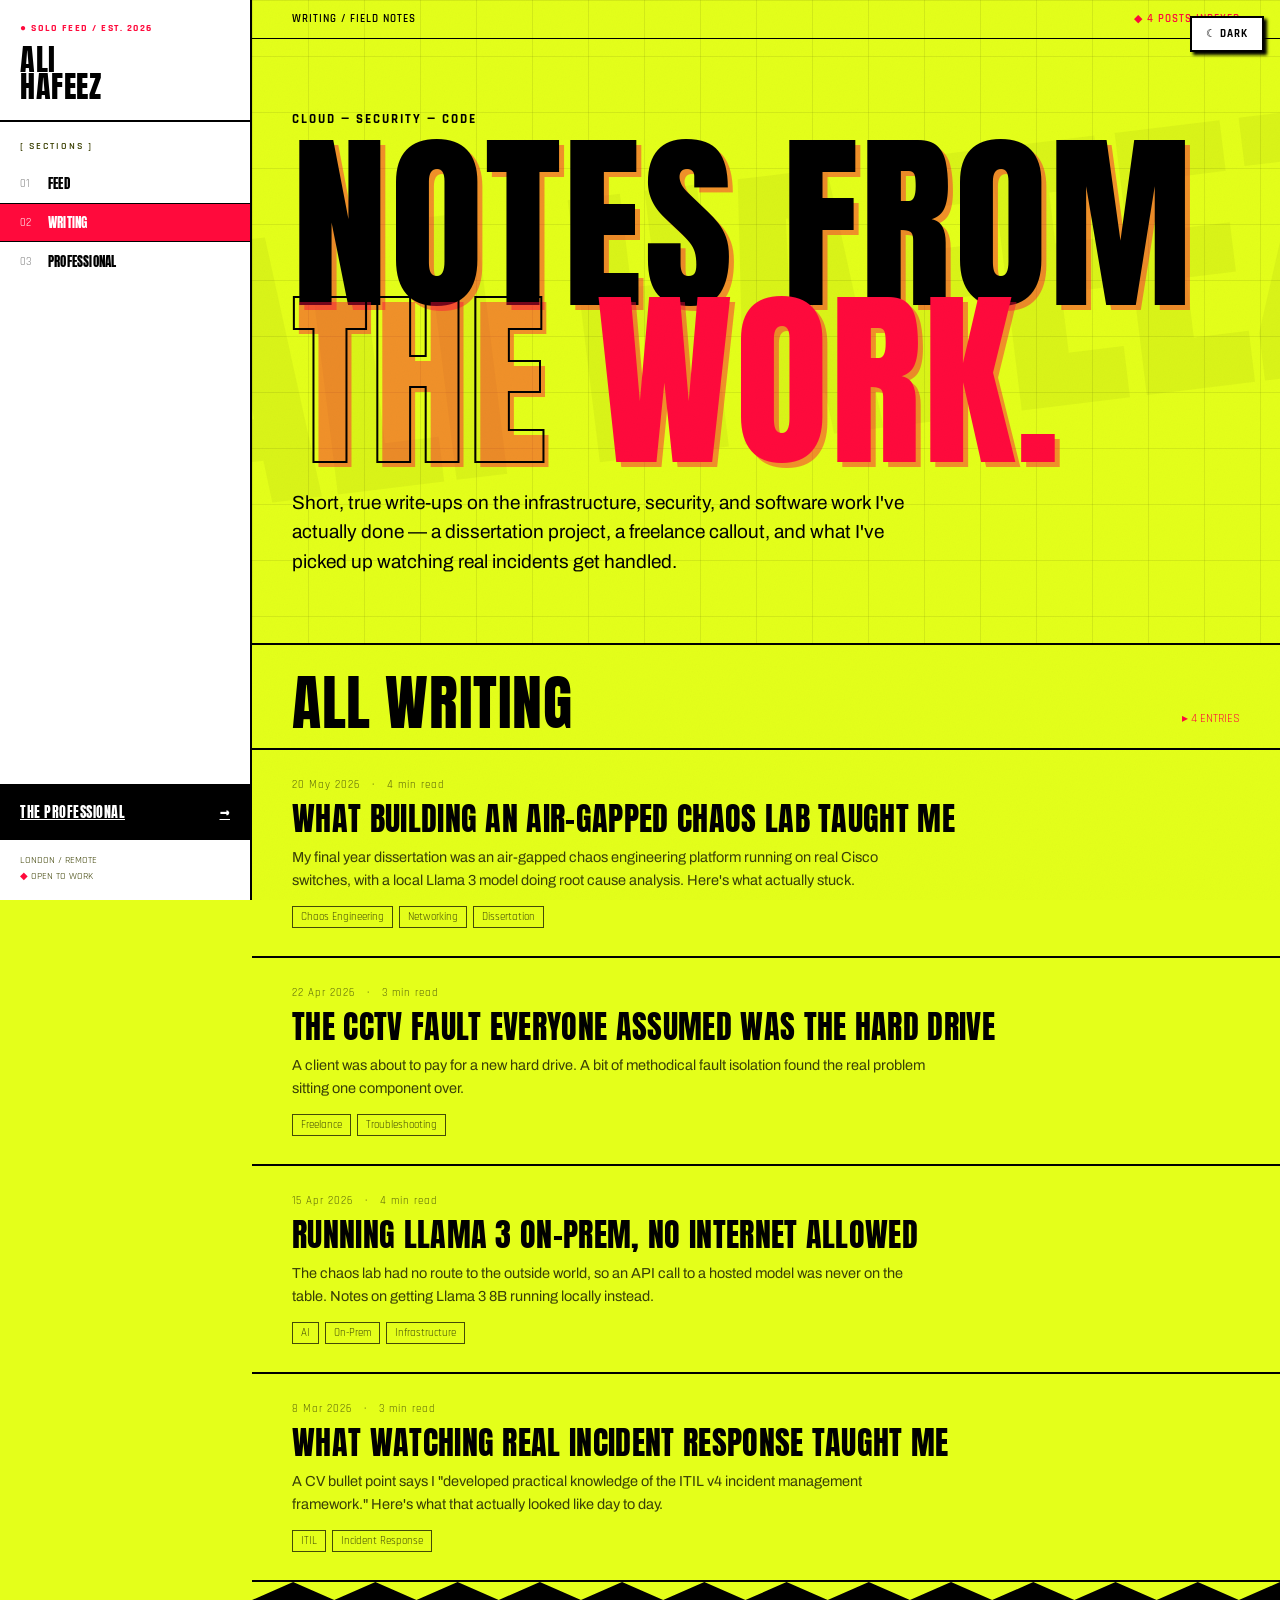
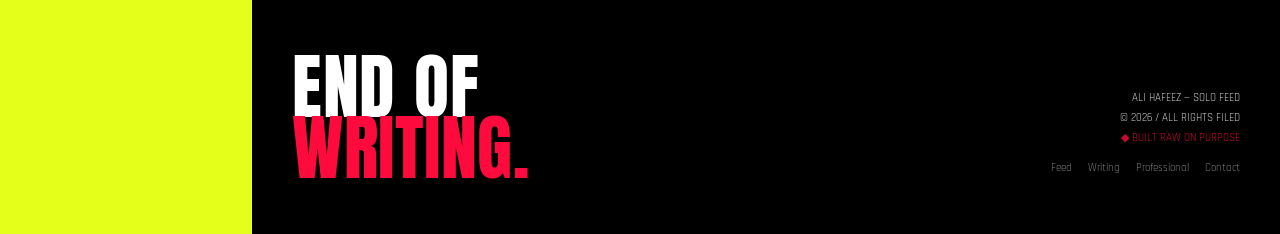
<file: blog.html>
<!DOCTYPE html>
<html lang="en">
<head>
  <meta charset="UTF-8" />
  <meta name="viewport" content="width=device-width, initial-scale=1.0" />
  <title>Writing — Ali Hafeez</title>
  <meta name="description" content="Short, true write-ups on the cloud infrastructure, security, and software work Ali Muhammad Hafeez has actually done." />
  <meta property="og:title" content="Writing — Ali Hafeez" />
  <meta property="og:description" content="Short, true write-ups on the cloud infrastructure, security, and software work Ali Muhammad Hafeez has actually done." />
  <meta property="og:url" content="https://ali-hafeez.xyz/blog.html" />
  <meta property="og:type" content="website" />
  <link rel="preconnect" href="https://fonts.googleapis.com" />
  <link rel="preconnect" href="https://fonts.gstatic.com" crossorigin />
  <link href="https://fonts.googleapis.com/css2?family=Anton&family=Rajdhani:wght@400;500;600;700&family=Archivo:wght@400;500;600;700&family=Space+Mono:ital,wght@0,400;0,700;1,400&display=swap" rel="stylesheet" />
  <link rel="stylesheet" href="style.css" />
  <link rel="icon" type="image/svg+xml" href="favicon.svg" />
  <meta name="theme-color" content="#e4ff1a" />
  <script data-goatcounter="https://ali-hafeez.goatcounter.com/count" async src="https://gc.zgo.at/count.js"></script>
</head>
<body>

  <!-- ══════════════ DESKTOP LEFT RAIL ══════════════ -->
  <aside class="side-nav">
    <a class="side-identity" href="index.html" style="display:block;text-decoration:none;color:inherit">
      <div class="side-eyebrow">● SOLO FEED / EST. 2026</div>
      <div class="side-name">ALI<br>HAFEEZ</div>
    </a>

    <div class="side-index">
      <div class="side-index-label">[ SECTIONS ]</div>
      <a class="side-link" href="index.html#feed"><span class="side-link-code">01</span><span class="side-link-label">Feed</span></a>
      <a class="side-link active" href="blog.html"><span class="side-link-code">02</span><span class="side-link-label">Writing</span></a>
      <a class="side-link" href="index.html#professional"><span class="side-link-code">03</span><span class="side-link-label">Professional</span></a>
    </div>

    <div class="side-footer">
      <a class="side-work" href="index.html#professional">
        THE PROFESSIONAL <span>&rarr;</span>
      </a>
      <div class="side-meta">
        LONDON / REMOTE<br>
        <span class="neon">&#9670;</span> OPEN TO WORK
      </div>
    </div>
  </aside>

  <main class="page-main">

    <!-- ══════════════ HERO ══════════════ -->
    <section class="hero">
      <div class="hero-meta-strip">
        <span>WRITING / FIELD NOTES</span>
        <span class="neon">&#9670; 4 POSTS INDEXED</span>
      </div>

      <div class="hero-body">
        <div class="hero-kicker">CLOUD &mdash; SECURITY &mdash; CODE</div>
        <h1 class="hero-heading">
          Notes from<br>
          <span class="outline">the</span> <span class="neon-fill">work.</span>
        </h1>
        <p class="hero-copy">
          Short, true write-ups on the infrastructure, security, and software work I've actually
          done &mdash; a dissertation project, a freelance callout, and what I've picked up watching
          real incidents get handled.
        </p>
      </div>
    </section>

    <!-- ══════════════ BLOG LIST ══════════════ -->
    <section class="blog-list" id="blogList">
      <div class="feed-title-bar">
        <h2 class="feed-h2">All Writing</h2>
        <div class="feed-status">
          <div class="neon">&#9656; 4 ENTRIES</div>
        </div>
      </div>
      <div class="post-index" id="blogListingGrid"></div>
    </section>

    <div class="section-tear section-tear--ink" aria-hidden="true"></div>

    <!-- ══════════════ FOOTER ══════════════ -->
    <footer class="site-footer">
      <div class="footer-inner">
        <div class="footer-big">End of<br><span class="neon">writing.</span></div>
        <div class="footer-meta">
          <div>ALI HAFEEZ &mdash; SOLO FEED</div>
          <div>&copy; <span id="year"></span> / ALL RIGHTS FILED</div>
          <div class="neon">&#9670; BUILT RAW ON PURPOSE</div>
          <div class="footer-links">
            <a href="index.html#feed">Feed</a>
            <a href="blog.html">Writing</a>
            <a href="index.html#professional">Professional</a>
            <a href="mailto:alimuhammadhafeez@gmail.com">Contact</a>
          </div>
        </div>
      </div>
    </footer>
  </main>

  <!-- ══════════════ MOBILE CONTROL PANEL ══════════════ -->
  <div class="mobile-nav">
    <div class="mobile-bar">
      <a class="ctrl-btn" href="index.html#feed">
        <span class="ctrl-label">SITE</span>
        <span class="ctrl-value">Feed</span>
      </a>
      <a class="ctrl-btn ctrl-work" href="index.html#professional">WORK &rarr;</a>
    </div>
  </div>

  <script src="blog-data.js"></script>
  <script src="script.js"></script>
</body>
</html>
</file>
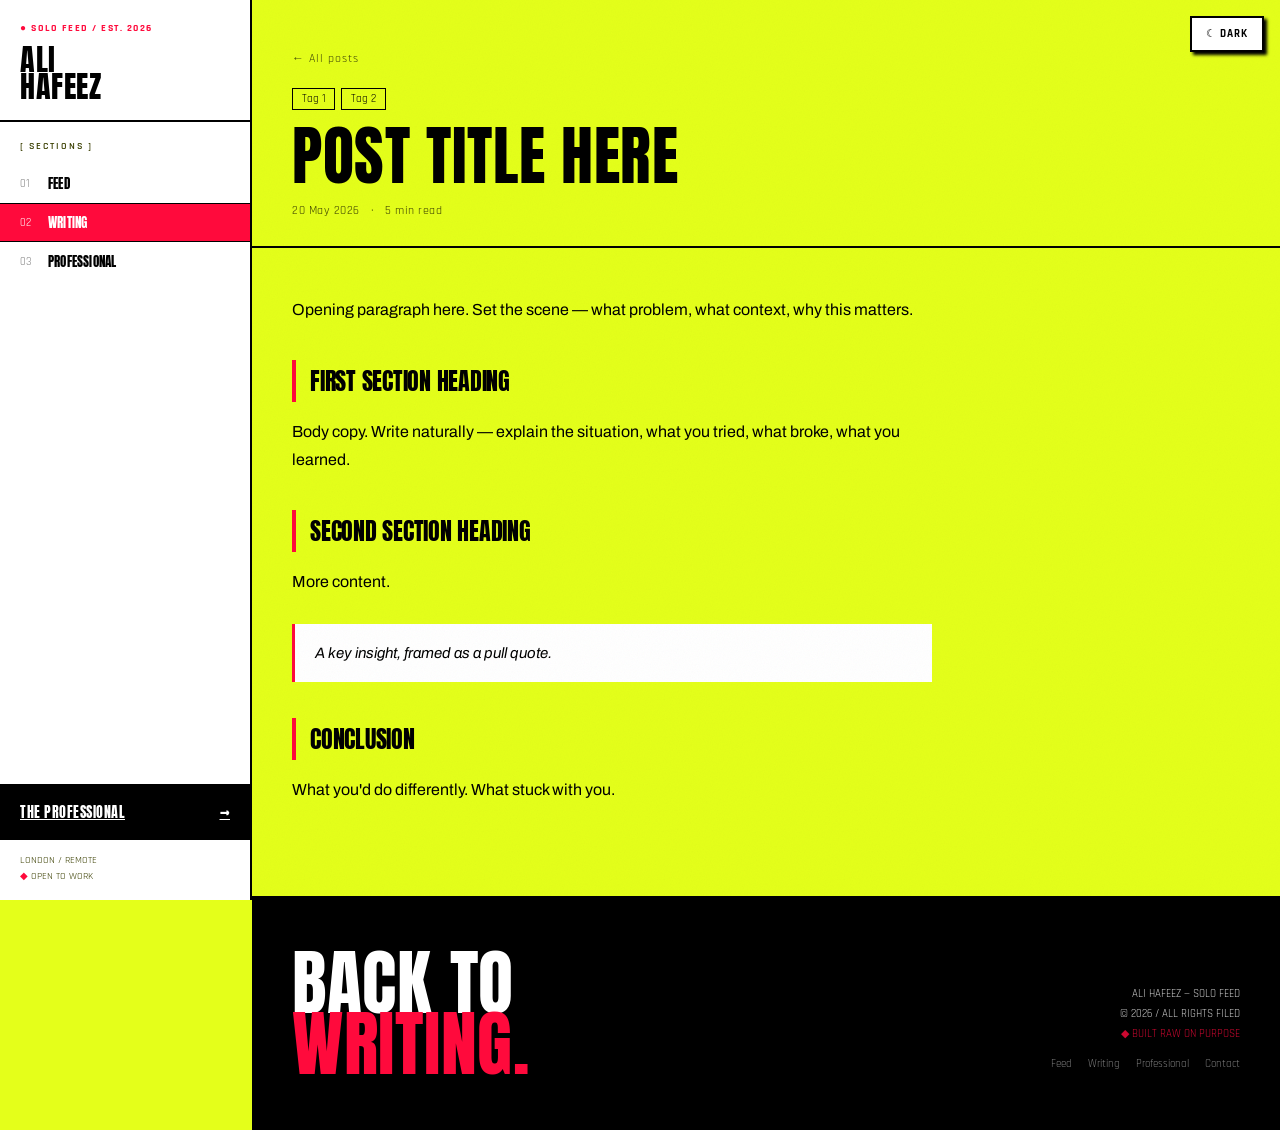
<file: posts/_template.html>
<!DOCTYPE html>
<html lang="en">
<head>
  <meta charset="UTF-8" />
  <meta name="viewport" content="width=device-width, initial-scale=1.0" />
  <!-- UPDATE: title, description, og:title, og:description -->
  <title>Post Title — Ali Hafeez</title>
  <meta name="description" content="One-sentence summary of this post." />
  <meta property="og:title" content="Post Title — Ali Hafeez" />
  <meta property="og:description" content="One-sentence summary." />
  <link rel="preconnect" href="https://fonts.googleapis.com" />
  <link rel="preconnect" href="https://fonts.gstatic.com" crossorigin />
  <link href="https://fonts.googleapis.com/css2?family=Anton&family=Rajdhani:wght@400;500;600;700&family=Archivo:wght@400;500;600;700&family=Space+Mono:ital,wght@0,400;0,700;1,400&display=swap" rel="stylesheet" />
  <link rel="stylesheet" href="../style.css" />
  <link rel="icon" type="image/svg+xml" href="../favicon.svg" />
  <meta name="theme-color" content="#e4ff1a" />
  <script data-goatcounter="https://ali-hafeez.goatcounter.com/count" async src="https://gc.zgo.at/count.js"></script>
</head>
<body>

  <aside class="side-nav">
    <a class="side-identity" href="../index.html" style="display:block;text-decoration:none;color:inherit">
      <div class="side-eyebrow">● SOLO FEED / EST. 2026</div>
      <div class="side-name">ALI<br>HAFEEZ</div>
    </a>
    <div class="side-index">
      <div class="side-index-label">[ SECTIONS ]</div>
      <a class="side-link" href="../index.html#feed"><span class="side-link-code">01</span><span class="side-link-label">Feed</span></a>
      <a class="side-link active" href="../blog.html"><span class="side-link-code">02</span><span class="side-link-label">Writing</span></a>
      <a class="side-link" href="../index.html#professional"><span class="side-link-code">03</span><span class="side-link-label">Professional</span></a>
    </div>
    <div class="side-footer">
      <a class="side-work" href="../index.html#professional">THE PROFESSIONAL <span>&rarr;</span></a>
      <div class="side-meta">LONDON / REMOTE<br><span class="neon">&#9670;</span> OPEN TO WORK</div>
    </div>
  </aside>

  <main class="page-main">
    <article>
      <header class="article-header">
        <a class="back-link" href="../blog.html">&larr; All posts</a>

        <!-- UPDATE: tags -->
        <div class="article-tags">
          <span>Tag 1</span>
          <span>Tag 2</span>
        </div>

        <!-- UPDATE: title, date, readTime -->
        <h1 class="article-title">Post Title Here</h1>
        <div class="article-meta">20 May 2026 <span class="dot">&middot;</span> 5 min read</div>
      </header>

      <!-- =============================================
           WRITE YOUR POST BELOW
           Use <p>, <h2>, <h3>, <ul>, <ol>, <blockquote>, <code>
           All styled automatically. Keep it small and true —
           write what actually happened, not what sounds impressive.
           ============================================= -->
      <div class="article-body prose">

        <p>Opening paragraph here. Set the scene — what problem, what context, why this matters.</p>

        <h2>First section heading</h2>

        <p>Body copy. Write naturally — explain the situation, what you tried, what broke, what you learned.</p>

        <h2>Second section heading</h2>

        <p>More content.</p>

        <blockquote>
          A key insight, framed as a pull quote.
        </blockquote>

        <h2>Conclusion</h2>

        <p>What you'd do differently. What stuck with you.</p>

      </div>
    </article>

    <footer class="site-footer">
      <div class="footer-inner">
        <div class="footer-big">Back to<br><span class="neon">writing.</span></div>
        <div class="footer-meta">
          <div>ALI HAFEEZ &mdash; SOLO FEED</div>
          <div>&copy; <span id="year"></span> / ALL RIGHTS FILED</div>
          <div class="neon">&#9670; BUILT RAW ON PURPOSE</div>
          <div class="footer-links">
            <a href="../index.html#feed">Feed</a>
            <a href="../blog.html">Writing</a>
            <a href="../index.html#professional">Professional</a>
            <a href="mailto:alimuhammadhafeez@gmail.com">Contact</a>
          </div>
        </div>
      </div>
    </footer>
  </main>

  <div class="mobile-nav">
    <div class="mobile-bar">
      <a class="ctrl-btn" href="../index.html#feed"><span class="ctrl-label">SITE</span><span class="ctrl-value">Feed</span></a>
      <a class="ctrl-btn ctrl-work" href="../index.html#professional">WORK &rarr;</a>
    </div>
  </div>

  <script src="../script.js"></script>
</body>
</html>
</file>
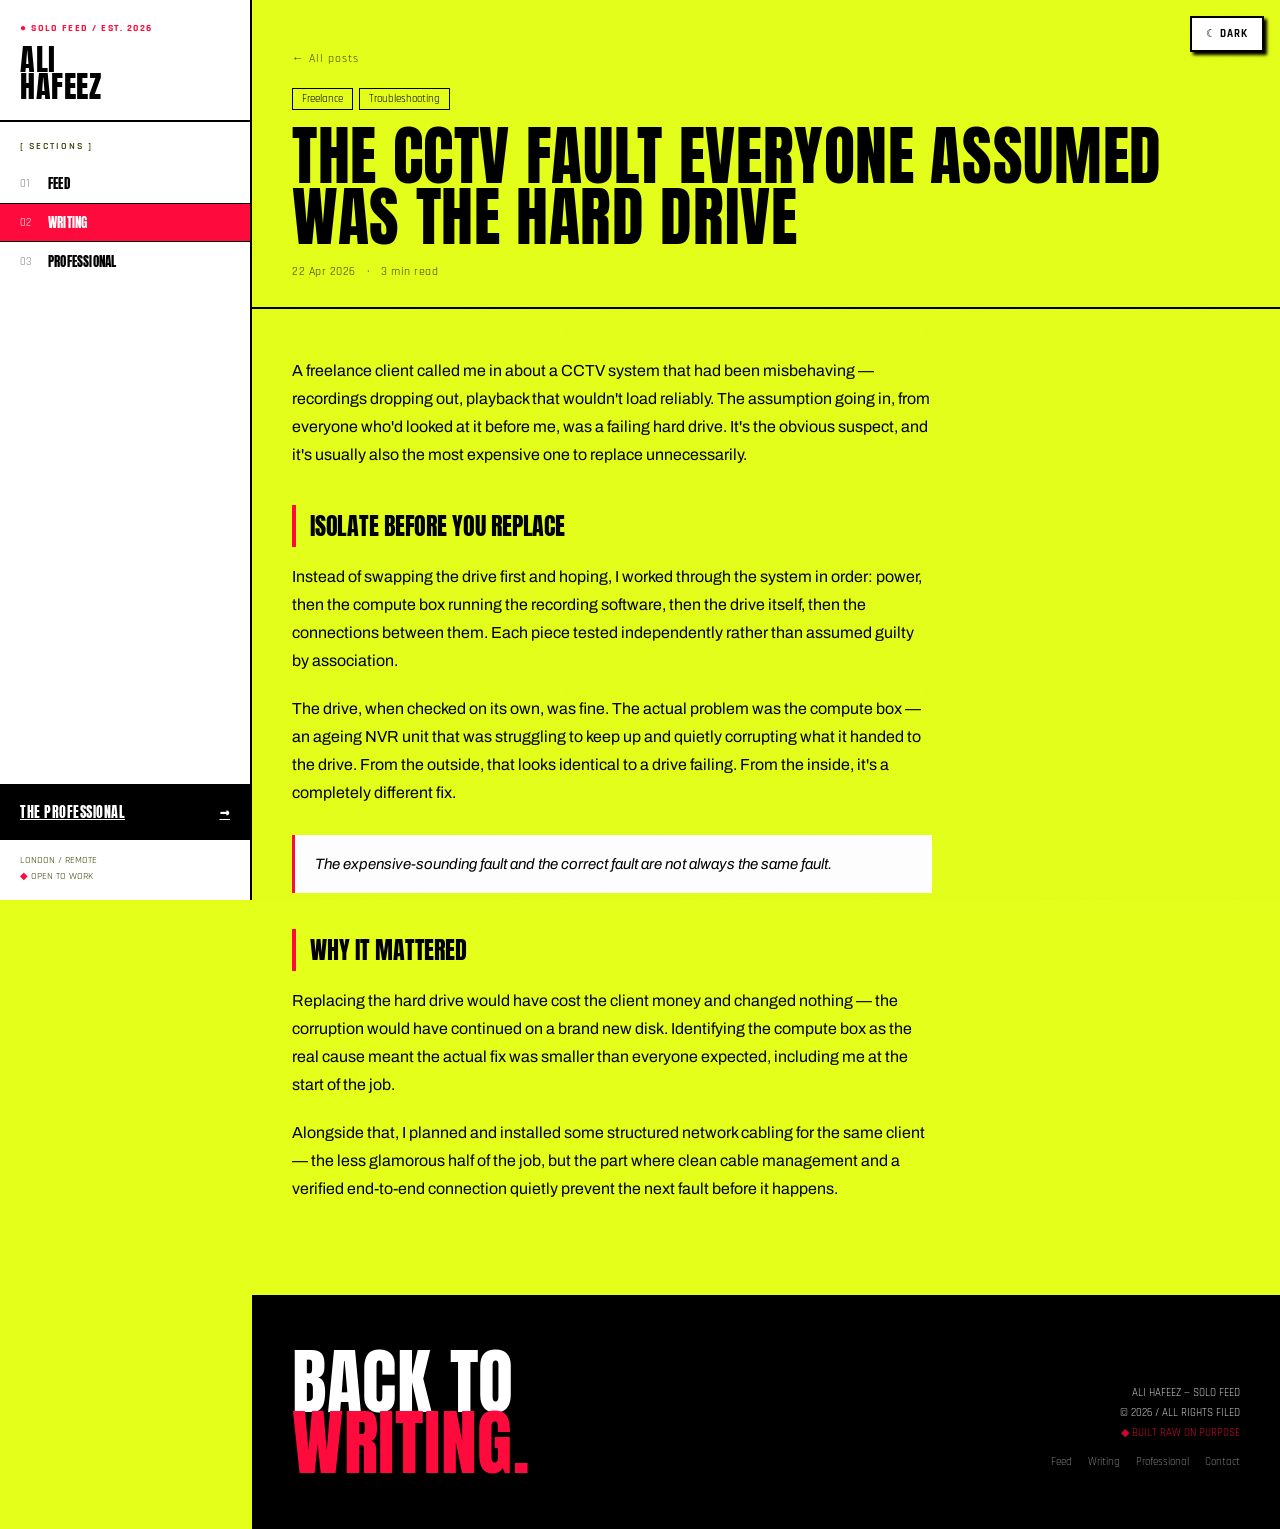
<file: posts/cctv-not-the-hard-drive.html>
<!DOCTYPE html>
<html lang="en">
<head>
  <meta charset="UTF-8" />
  <meta name="viewport" content="width=device-width, initial-scale=1.0" />
  <title>The CCTV fault everyone assumed was the hard drive — Ali Hafeez</title>
  <meta name="description" content="A client was about to pay for a new hard drive. Methodical fault isolation found the real problem sitting one component over." />
  <meta property="og:title" content="The CCTV fault everyone assumed was the hard drive" />
  <meta property="og:description" content="A client was about to pay for a new hard drive. Methodical fault isolation found the real problem sitting one component over." />
  <link rel="preconnect" href="https://fonts.googleapis.com" />
  <link rel="preconnect" href="https://fonts.gstatic.com" crossorigin />
  <link href="https://fonts.googleapis.com/css2?family=Anton&family=Rajdhani:wght@400;500;600;700&family=Archivo:wght@400;500;600;700&family=Space+Mono:ital,wght@0,400;0,700;1,400&display=swap" rel="stylesheet" />
  <link rel="stylesheet" href="../style.css" />
  <link rel="icon" type="image/svg+xml" href="../favicon.svg" />
  <meta name="theme-color" content="#e4ff1a" />
  <script data-goatcounter="https://ali-hafeez.goatcounter.com/count" async src="https://gc.zgo.at/count.js"></script>
</head>
<body>

  <aside class="side-nav">
    <a class="side-identity" href="../index.html" style="display:block;text-decoration:none;color:inherit">
      <div class="side-eyebrow">● SOLO FEED / EST. 2026</div>
      <div class="side-name">ALI<br>HAFEEZ</div>
    </a>
    <div class="side-index">
      <div class="side-index-label">[ SECTIONS ]</div>
      <a class="side-link" href="../index.html#feed"><span class="side-link-code">01</span><span class="side-link-label">Feed</span></a>
      <a class="side-link active" href="../blog.html"><span class="side-link-code">02</span><span class="side-link-label">Writing</span></a>
      <a class="side-link" href="../index.html#professional"><span class="side-link-code">03</span><span class="side-link-label">Professional</span></a>
    </div>
    <div class="side-footer">
      <a class="side-work" href="../index.html#professional">THE PROFESSIONAL <span>&rarr;</span></a>
      <div class="side-meta">LONDON / REMOTE<br><span class="neon">&#9670;</span> OPEN TO WORK</div>
    </div>
  </aside>

  <main class="page-main">
    <article>
      <header class="article-header">
        <a class="back-link" href="../blog.html">&larr; All posts</a>
        <div class="article-tags">
          <span>Freelance</span>
          <span>Troubleshooting</span>
        </div>
        <h1 class="article-title">The CCTV fault everyone assumed was the hard drive</h1>
        <div class="article-meta">22 Apr 2026 <span class="dot">&middot;</span> 3 min read</div>
      </header>

      <div class="article-body prose">
        <p>A freelance client called me in about a CCTV system that had been misbehaving &mdash; recordings dropping out, playback that wouldn't load reliably. The assumption going in, from everyone who'd looked at it before me, was a failing hard drive. It's the obvious suspect, and it's usually also the most expensive one to replace unnecessarily.</p>

        <h2>Isolate before you replace</h2>
        <p>Instead of swapping the drive first and hoping, I worked through the system in order: power, then the compute box running the recording software, then the drive itself, then the connections between them. Each piece tested independently rather than assumed guilty by association.</p>

        <p>The drive, when checked on its own, was fine. The actual problem was the compute box &mdash; an ageing NVR unit that was struggling to keep up and quietly corrupting what it handed to the drive. From the outside, that looks identical to a drive failing. From the inside, it's a completely different fix.</p>

        <blockquote>
          The expensive-sounding fault and the correct fault are not always the same fault.
        </blockquote>

        <h2>Why it mattered</h2>
        <p>Replacing the hard drive would have cost the client money and changed nothing &mdash; the corruption would have continued on a brand new disk. Identifying the compute box as the real cause meant the actual fix was smaller than everyone expected, including me at the start of the job.</p>

        <p>Alongside that, I planned and installed some structured network cabling for the same client &mdash; the less glamorous half of the job, but the part where clean cable management and a verified end-to-end connection quietly prevent the next fault before it happens.</p>
      </div>
    </article>

    <footer class="site-footer">
      <div class="footer-inner">
        <div class="footer-big">Back to<br><span class="neon">writing.</span></div>
        <div class="footer-meta">
          <div>ALI HAFEEZ &mdash; SOLO FEED</div>
          <div>&copy; <span id="year"></span> / ALL RIGHTS FILED</div>
          <div class="neon">&#9670; BUILT RAW ON PURPOSE</div>
          <div class="footer-links">
            <a href="../index.html#feed">Feed</a>
            <a href="../blog.html">Writing</a>
            <a href="../index.html#professional">Professional</a>
            <a href="mailto:alimuhammadhafeez@gmail.com">Contact</a>
          </div>
        </div>
      </div>
    </footer>
  </main>

  <div class="mobile-nav">
    <div class="mobile-bar">
      <a class="ctrl-btn" href="../index.html#feed"><span class="ctrl-label">SITE</span><span class="ctrl-value">Feed</span></a>
      <a class="ctrl-btn ctrl-work" href="../index.html#professional">WORK &rarr;</a>
    </div>
  </div>

  <script src="../script.js"></script>
</body>
</html>
</file>
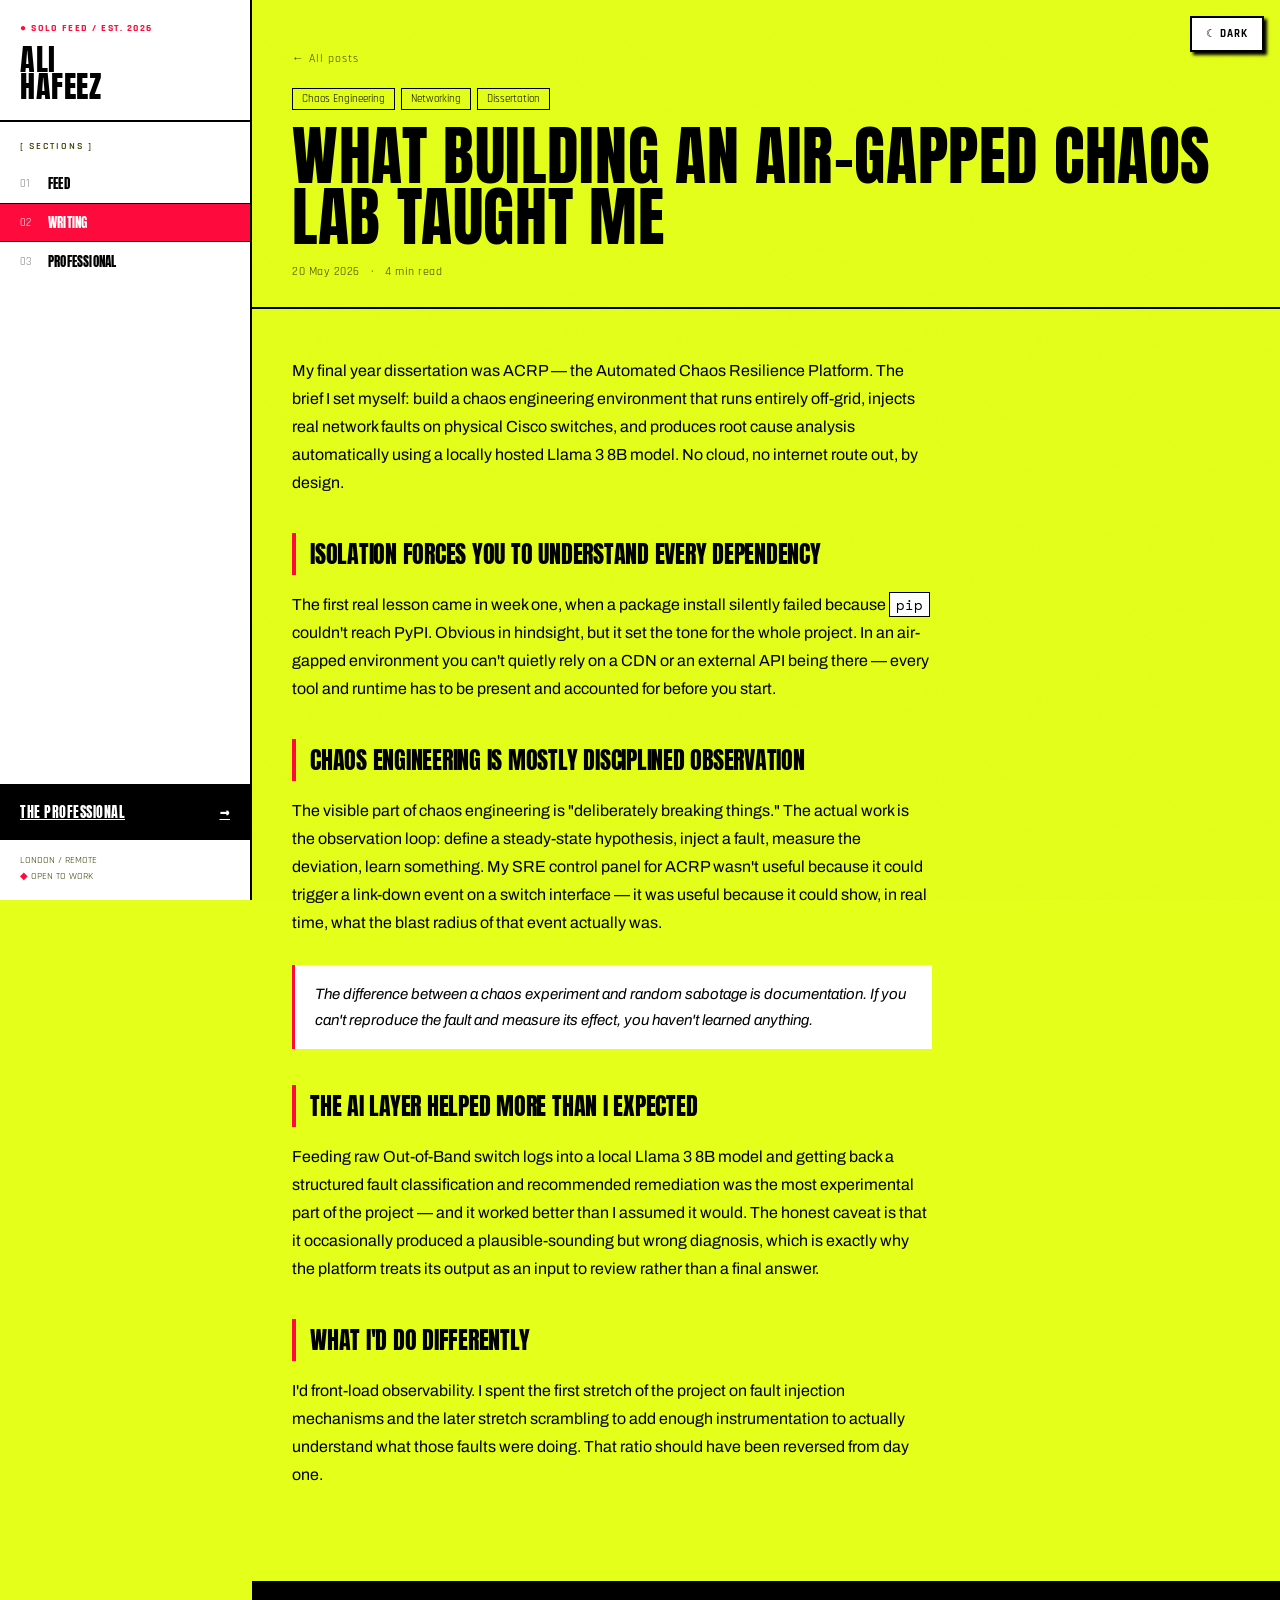
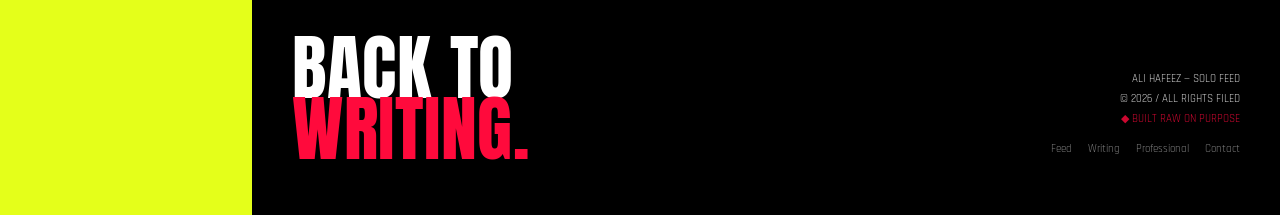
<file: posts/chaos-engineering-lessons.html>
<!DOCTYPE html>
<html lang="en">
<head>
  <meta charset="UTF-8" />
  <meta name="viewport" content="width=device-width, initial-scale=1.0" />
  <title>What building an air-gapped chaos lab taught me — Ali Hafeez</title>
  <meta name="description" content="My final year dissertation was an air-gapped chaos engineering platform on real Cisco switches, with a local Llama 3 model doing root cause analysis." />
  <meta property="og:title" content="What building an air-gapped chaos lab taught me" />
  <meta property="og:description" content="Notes from a final year dissertation project: an air-gapped chaos engineering platform with local AI-assisted root cause analysis." />
  <link rel="preconnect" href="https://fonts.googleapis.com" />
  <link rel="preconnect" href="https://fonts.gstatic.com" crossorigin />
  <link href="https://fonts.googleapis.com/css2?family=Anton&family=Rajdhani:wght@400;500;600;700&family=Archivo:wght@400;500;600;700&family=Space+Mono:ital,wght@0,400;0,700;1,400&display=swap" rel="stylesheet" />
  <link rel="stylesheet" href="../style.css" />
  <link rel="icon" type="image/svg+xml" href="../favicon.svg" />
  <meta name="theme-color" content="#e4ff1a" />
  <script data-goatcounter="https://ali-hafeez.goatcounter.com/count" async src="https://gc.zgo.at/count.js"></script>
</head>
<body>

  <aside class="side-nav">
    <a class="side-identity" href="../index.html" style="display:block;text-decoration:none;color:inherit">
      <div class="side-eyebrow">● SOLO FEED / EST. 2026</div>
      <div class="side-name">ALI<br>HAFEEZ</div>
    </a>
    <div class="side-index">
      <div class="side-index-label">[ SECTIONS ]</div>
      <a class="side-link" href="../index.html#feed"><span class="side-link-code">01</span><span class="side-link-label">Feed</span></a>
      <a class="side-link active" href="../blog.html"><span class="side-link-code">02</span><span class="side-link-label">Writing</span></a>
      <a class="side-link" href="../index.html#professional"><span class="side-link-code">03</span><span class="side-link-label">Professional</span></a>
    </div>
    <div class="side-footer">
      <a class="side-work" href="../index.html#professional">THE PROFESSIONAL <span>&rarr;</span></a>
      <div class="side-meta">LONDON / REMOTE<br><span class="neon">&#9670;</span> OPEN TO WORK</div>
    </div>
  </aside>

  <main class="page-main">
    <article>
      <header class="article-header">
        <a class="back-link" href="../blog.html">&larr; All posts</a>
        <div class="article-tags">
          <span>Chaos Engineering</span>
          <span>Networking</span>
          <span>Dissertation</span>
        </div>
        <h1 class="article-title">What building an air-gapped chaos lab taught me</h1>
        <div class="article-meta">20 May 2026 <span class="dot">&middot;</span> 4 min read</div>
      </header>

      <div class="article-body prose">
        <p>My final year dissertation was ACRP &mdash; the Automated Chaos Resilience Platform. The brief I set myself: build a chaos engineering environment that runs entirely off-grid, injects real network faults on physical Cisco switches, and produces root cause analysis automatically using a locally hosted Llama 3 8B model. No cloud, no internet route out, by design.</p>

        <h2>Isolation forces you to understand every dependency</h2>
        <p>The first real lesson came in week one, when a package install silently failed because <code>pip</code> couldn't reach PyPI. Obvious in hindsight, but it set the tone for the whole project. In an air-gapped environment you can't quietly rely on a CDN or an external API being there &mdash; every tool and runtime has to be present and accounted for before you start.</p>

        <h2>Chaos engineering is mostly disciplined observation</h2>
        <p>The visible part of chaos engineering is "deliberately breaking things." The actual work is the observation loop: define a steady-state hypothesis, inject a fault, measure the deviation, learn something. My SRE control panel for ACRP wasn't useful because it could trigger a link-down event on a switch interface &mdash; it was useful because it could show, in real time, what the blast radius of that event actually was.</p>

        <blockquote>
          The difference between a chaos experiment and random sabotage is documentation. If you can't reproduce the fault and measure its effect, you haven't learned anything.
        </blockquote>

        <h2>The AI layer helped more than I expected</h2>
        <p>Feeding raw Out-of-Band switch logs into a local Llama 3 8B model and getting back a structured fault classification and recommended remediation was the most experimental part of the project &mdash; and it worked better than I assumed it would. The honest caveat is that it occasionally produced a plausible-sounding but wrong diagnosis, which is exactly why the platform treats its output as an input to review rather than a final answer.</p>

        <h2>What I'd do differently</h2>
        <p>I'd front-load observability. I spent the first stretch of the project on fault injection mechanisms and the later stretch scrambling to add enough instrumentation to actually understand what those faults were doing. That ratio should have been reversed from day one.</p>
      </div>
    </article>

    <footer class="site-footer">
      <div class="footer-inner">
        <div class="footer-big">Back to<br><span class="neon">writing.</span></div>
        <div class="footer-meta">
          <div>ALI HAFEEZ &mdash; SOLO FEED</div>
          <div>&copy; <span id="year"></span> / ALL RIGHTS FILED</div>
          <div class="neon">&#9670; BUILT RAW ON PURPOSE</div>
          <div class="footer-links">
            <a href="../index.html#feed">Feed</a>
            <a href="../blog.html">Writing</a>
            <a href="../index.html#professional">Professional</a>
            <a href="mailto:alimuhammadhafeez@gmail.com">Contact</a>
          </div>
        </div>
      </div>
    </footer>
  </main>

  <div class="mobile-nav">
    <div class="mobile-bar">
      <a class="ctrl-btn" href="../index.html#feed"><span class="ctrl-label">SITE</span><span class="ctrl-value">Feed</span></a>
      <a class="ctrl-btn ctrl-work" href="../index.html#professional">WORK &rarr;</a>
    </div>
  </div>

  <script src="../script.js"></script>
</body>
</html>
</file>
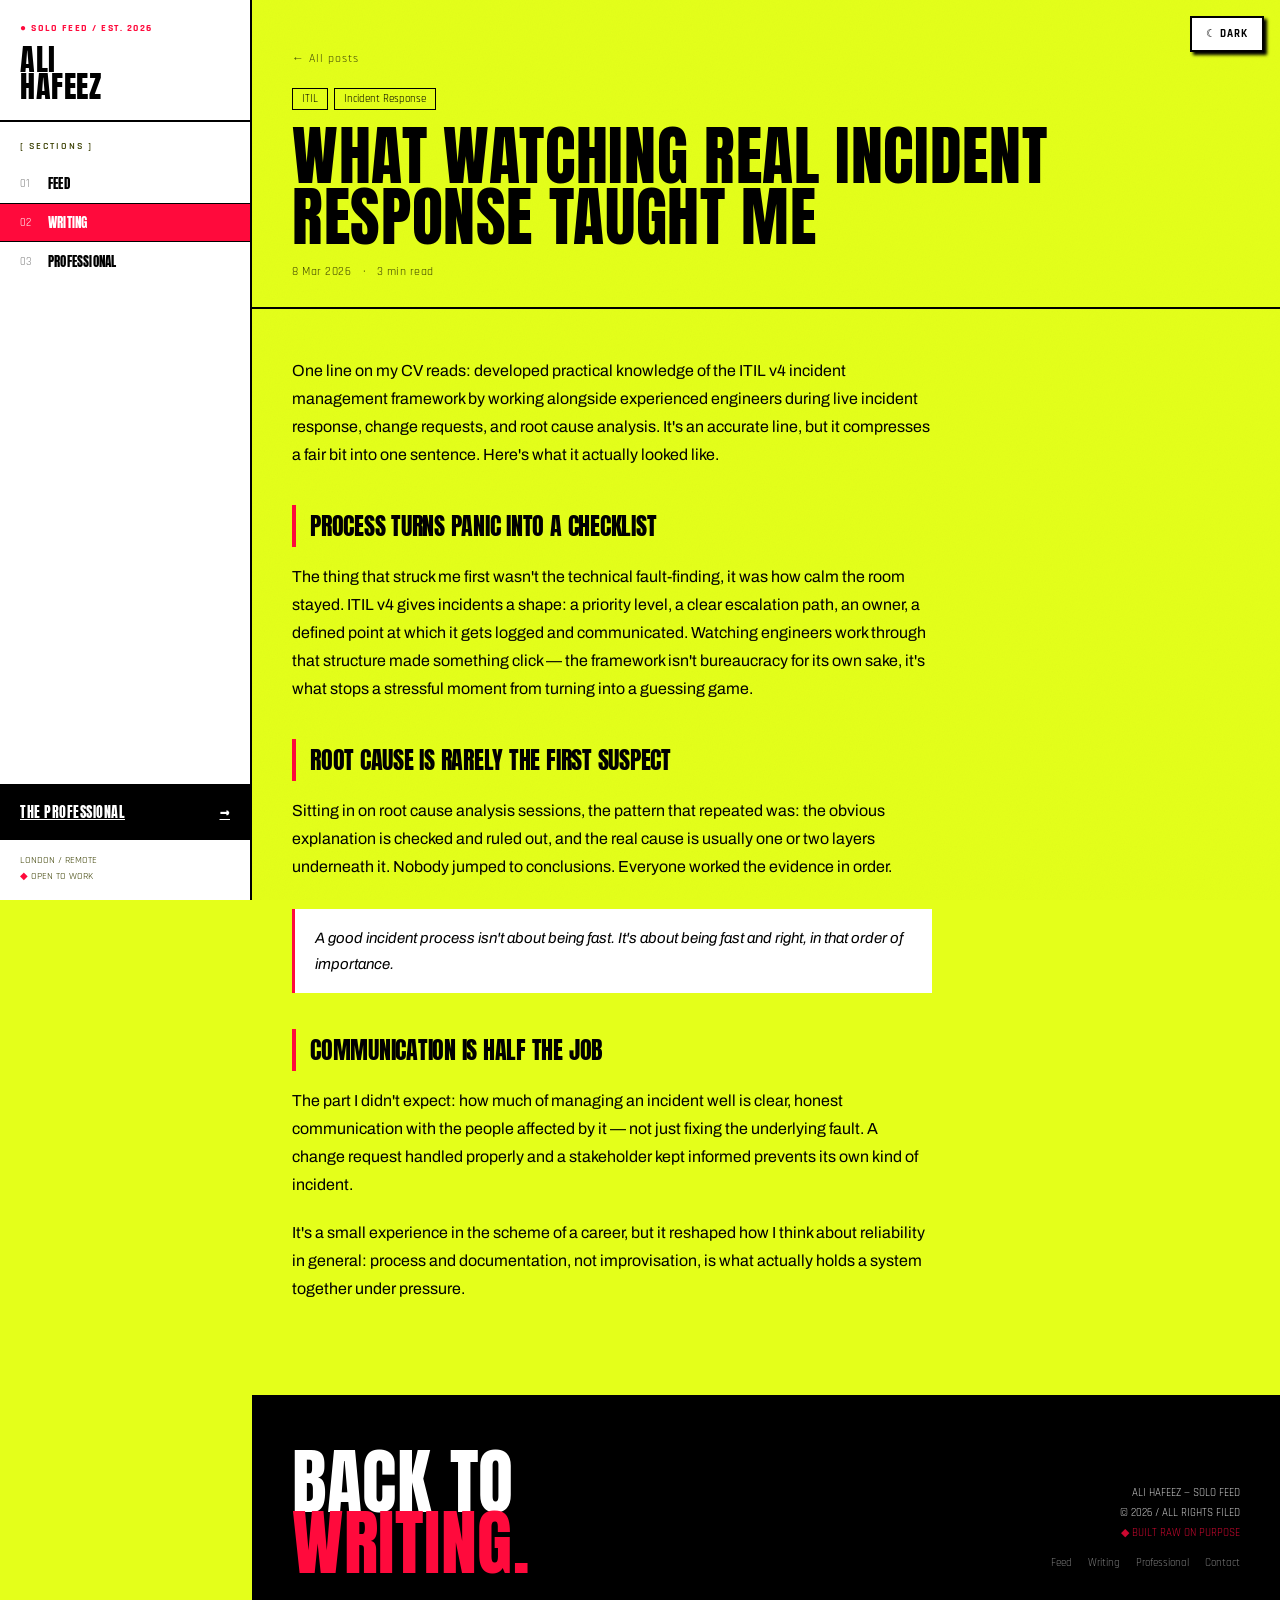
<file: posts/incident-at-2am.html>
<!DOCTYPE html>
<html lang="en">
<head>
  <meta charset="UTF-8" />
  <meta name="viewport" content="width=device-width, initial-scale=1.0" />
  <title>What watching real incident response taught me — Ali Hafeez</title>
  <meta name="description" content="A CV bullet point says I developed practical knowledge of the ITIL v4 incident management framework. Here's what that actually looked like day to day." />
  <meta property="og:title" content="What watching real incident response taught me" />
  <meta property="og:description" content="What learning ITIL v4 incident management alongside experienced engineers actually looked like day to day." />
  <link rel="preconnect" href="https://fonts.googleapis.com" />
  <link rel="preconnect" href="https://fonts.gstatic.com" crossorigin />
  <link href="https://fonts.googleapis.com/css2?family=Anton&family=Rajdhani:wght@400;500;600;700&family=Archivo:wght@400;500;600;700&family=Space+Mono:ital,wght@0,400;0,700;1,400&display=swap" rel="stylesheet" />
  <link rel="stylesheet" href="../style.css" />
  <link rel="icon" type="image/svg+xml" href="../favicon.svg" />
  <meta name="theme-color" content="#e4ff1a" />
  <script data-goatcounter="https://ali-hafeez.goatcounter.com/count" async src="https://gc.zgo.at/count.js"></script>
</head>
<body>

  <aside class="side-nav">
    <a class="side-identity" href="../index.html" style="display:block;text-decoration:none;color:inherit">
      <div class="side-eyebrow">● SOLO FEED / EST. 2026</div>
      <div class="side-name">ALI<br>HAFEEZ</div>
    </a>
    <div class="side-index">
      <div class="side-index-label">[ SECTIONS ]</div>
      <a class="side-link" href="../index.html#feed"><span class="side-link-code">01</span><span class="side-link-label">Feed</span></a>
      <a class="side-link active" href="../blog.html"><span class="side-link-code">02</span><span class="side-link-label">Writing</span></a>
      <a class="side-link" href="../index.html#professional"><span class="side-link-code">03</span><span class="side-link-label">Professional</span></a>
    </div>
    <div class="side-footer">
      <a class="side-work" href="../index.html#professional">THE PROFESSIONAL <span>&rarr;</span></a>
      <div class="side-meta">LONDON / REMOTE<br><span class="neon">&#9670;</span> OPEN TO WORK</div>
    </div>
  </aside>

  <main class="page-main">
    <article>
      <header class="article-header">
        <a class="back-link" href="../blog.html">&larr; All posts</a>
        <div class="article-tags">
          <span>ITIL</span>
          <span>Incident Response</span>
        </div>
        <h1 class="article-title">What watching real incident response taught me</h1>
        <div class="article-meta">8 Mar 2026 <span class="dot">&middot;</span> 3 min read</div>
      </header>

      <div class="article-body prose">
        <p>One line on my CV reads: developed practical knowledge of the ITIL v4 incident management framework by working alongside experienced engineers during live incident response, change requests, and root cause analysis. It's an accurate line, but it compresses a fair bit into one sentence. Here's what it actually looked like.</p>

        <h2>Process turns panic into a checklist</h2>
        <p>The thing that struck me first wasn't the technical fault-finding, it was how calm the room stayed. ITIL v4 gives incidents a shape: a priority level, a clear escalation path, an owner, a defined point at which it gets logged and communicated. Watching engineers work through that structure made something click &mdash; the framework isn't bureaucracy for its own sake, it's what stops a stressful moment from turning into a guessing game.</p>

        <h2>Root cause is rarely the first suspect</h2>
        <p>Sitting in on root cause analysis sessions, the pattern that repeated was: the obvious explanation is checked and ruled out, and the real cause is usually one or two layers underneath it. Nobody jumped to conclusions. Everyone worked the evidence in order.</p>

        <blockquote>
          A good incident process isn't about being fast. It's about being fast <em>and</em> right, in that order of importance.
        </blockquote>

        <h2>Communication is half the job</h2>
        <p>The part I didn't expect: how much of managing an incident well is clear, honest communication with the people affected by it &mdash; not just fixing the underlying fault. A change request handled properly and a stakeholder kept informed prevents its own kind of incident.</p>

        <p>It's a small experience in the scheme of a career, but it reshaped how I think about reliability in general: process and documentation, not improvisation, is what actually holds a system together under pressure.</p>
      </div>
    </article>

    <footer class="site-footer">
      <div class="footer-inner">
        <div class="footer-big">Back to<br><span class="neon">writing.</span></div>
        <div class="footer-meta">
          <div>ALI HAFEEZ &mdash; SOLO FEED</div>
          <div>&copy; <span id="year"></span> / ALL RIGHTS FILED</div>
          <div class="neon">&#9670; BUILT RAW ON PURPOSE</div>
          <div class="footer-links">
            <a href="../index.html#feed">Feed</a>
            <a href="../blog.html">Writing</a>
            <a href="../index.html#professional">Professional</a>
            <a href="mailto:alimuhammadhafeez@gmail.com">Contact</a>
          </div>
        </div>
      </div>
    </footer>
  </main>

  <div class="mobile-nav">
    <div class="mobile-bar">
      <a class="ctrl-btn" href="../index.html#feed"><span class="ctrl-label">SITE</span><span class="ctrl-value">Feed</span></a>
      <a class="ctrl-btn ctrl-work" href="../index.html#professional">WORK &rarr;</a>
    </div>
  </div>

  <script src="../script.js"></script>
</body>
</html>
</file>
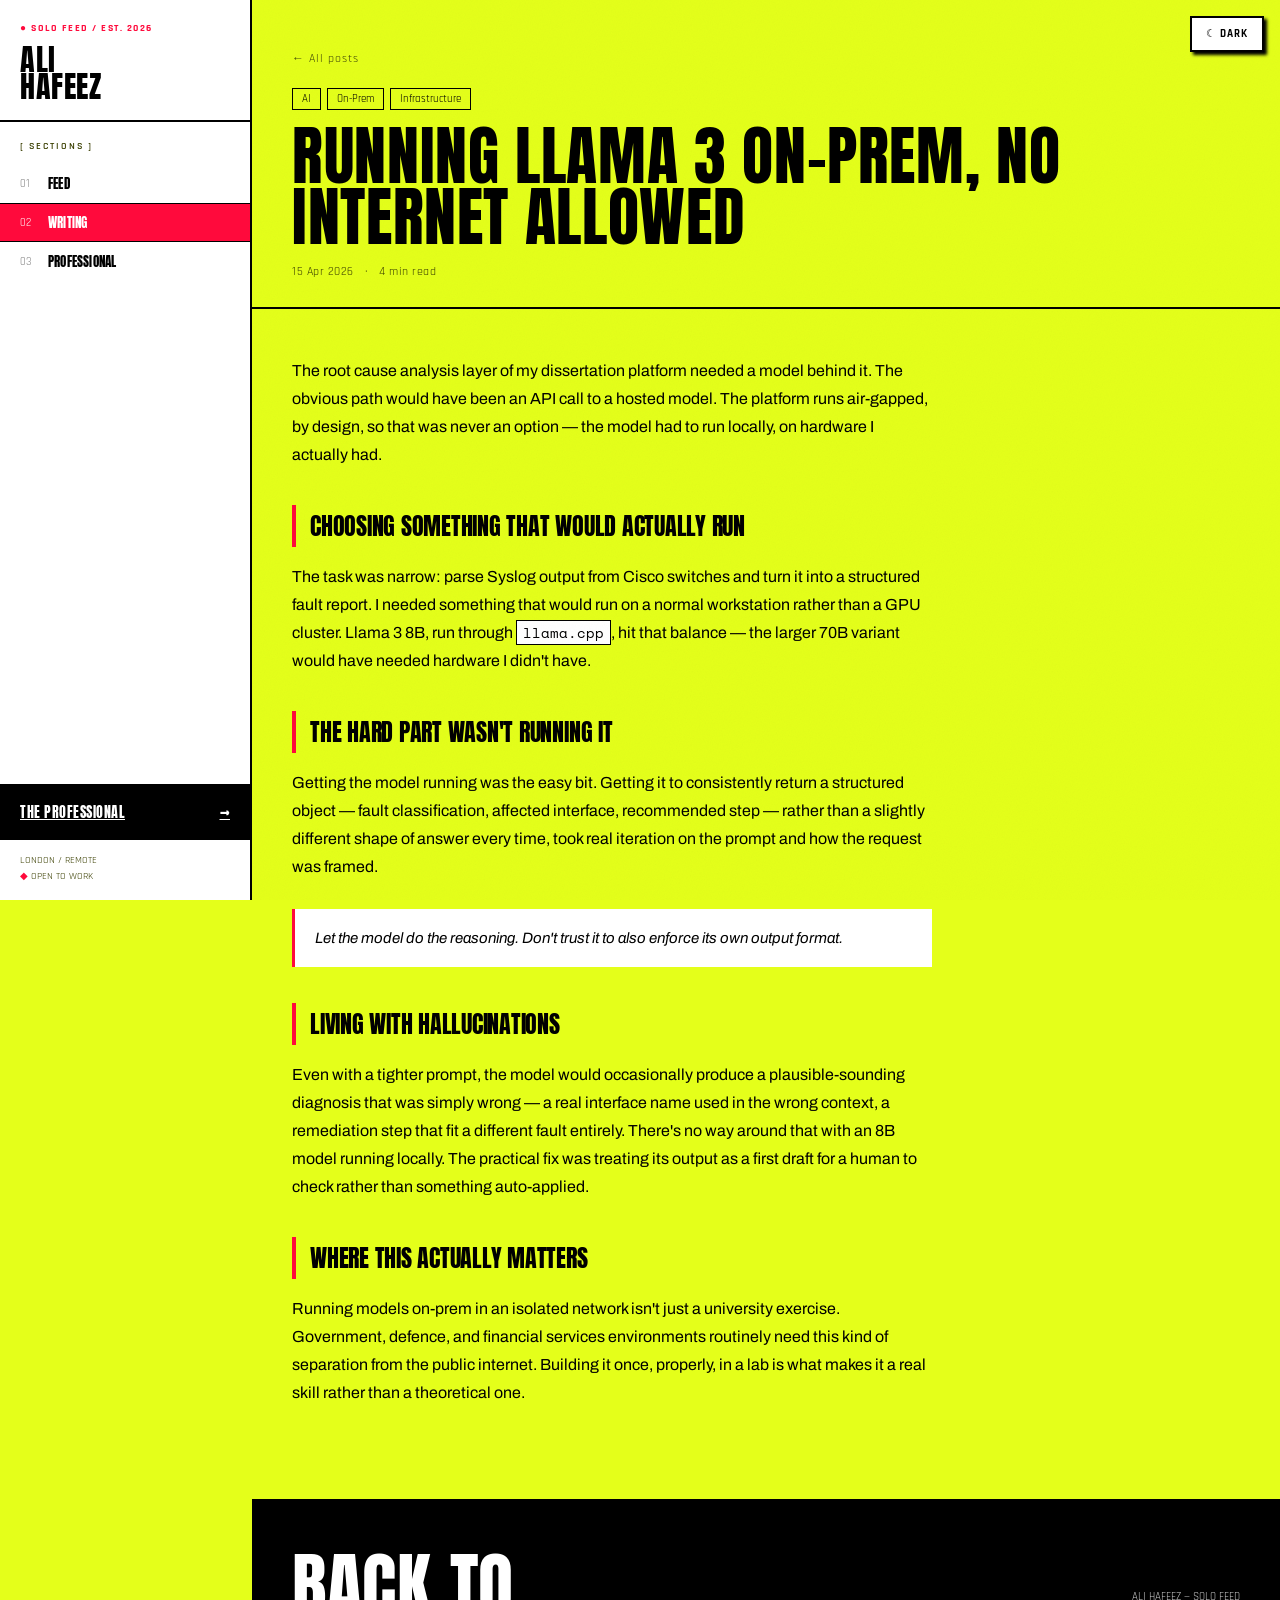
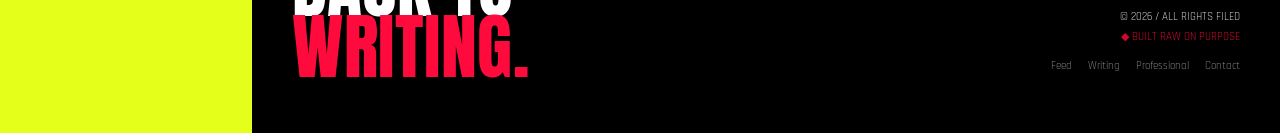
<file: posts/running-llm-on-prem.html>
<!DOCTYPE html>
<html lang="en">
<head>
  <meta charset="UTF-8" />
  <meta name="viewport" content="width=device-width, initial-scale=1.0" />
  <title>Running Llama 3 on-prem, no internet allowed — Ali Hafeez</title>
  <meta name="description" content="Notes on getting Llama 3 8B running locally for automated log analysis, inside a network with no route to the outside world." />
  <meta property="og:title" content="Running Llama 3 on-prem, no internet allowed" />
  <meta property="og:description" content="Getting Llama 3 8B running locally for automated root cause analysis, inside an air-gapped network." />
  <link rel="preconnect" href="https://fonts.googleapis.com" />
  <link rel="preconnect" href="https://fonts.gstatic.com" crossorigin />
  <link href="https://fonts.googleapis.com/css2?family=Anton&family=Rajdhani:wght@400;500;600;700&family=Archivo:wght@400;500;600;700&family=Space+Mono:ital,wght@0,400;0,700;1,400&display=swap" rel="stylesheet" />
  <link rel="stylesheet" href="../style.css" />
  <link rel="icon" type="image/svg+xml" href="../favicon.svg" />
  <meta name="theme-color" content="#e4ff1a" />
  <script data-goatcounter="https://ali-hafeez.goatcounter.com/count" async src="https://gc.zgo.at/count.js"></script>
</head>
<body>

  <aside class="side-nav">
    <a class="side-identity" href="../index.html" style="display:block;text-decoration:none;color:inherit">
      <div class="side-eyebrow">● SOLO FEED / EST. 2026</div>
      <div class="side-name">ALI<br>HAFEEZ</div>
    </a>
    <div class="side-index">
      <div class="side-index-label">[ SECTIONS ]</div>
      <a class="side-link" href="../index.html#feed"><span class="side-link-code">01</span><span class="side-link-label">Feed</span></a>
      <a class="side-link active" href="../blog.html"><span class="side-link-code">02</span><span class="side-link-label">Writing</span></a>
      <a class="side-link" href="../index.html#professional"><span class="side-link-code">03</span><span class="side-link-label">Professional</span></a>
    </div>
    <div class="side-footer">
      <a class="side-work" href="../index.html#professional">THE PROFESSIONAL <span>&rarr;</span></a>
      <div class="side-meta">LONDON / REMOTE<br><span class="neon">&#9670;</span> OPEN TO WORK</div>
    </div>
  </aside>

  <main class="page-main">
    <article>
      <header class="article-header">
        <a class="back-link" href="../blog.html">&larr; All posts</a>
        <div class="article-tags">
          <span>AI</span>
          <span>On-Prem</span>
          <span>Infrastructure</span>
        </div>
        <h1 class="article-title">Running Llama 3 on-prem, no internet allowed</h1>
        <div class="article-meta">15 Apr 2026 <span class="dot">&middot;</span> 4 min read</div>
      </header>

      <div class="article-body prose">
        <p>The root cause analysis layer of my dissertation platform needed a model behind it. The obvious path would have been an API call to a hosted model. The platform runs air-gapped, by design, so that was never an option &mdash; the model had to run locally, on hardware I actually had.</p>

        <h2>Choosing something that would actually run</h2>
        <p>The task was narrow: parse Syslog output from Cisco switches and turn it into a structured fault report. I needed something that would run on a normal workstation rather than a GPU cluster. Llama 3 8B, run through <code>llama.cpp</code>, hit that balance &mdash; the larger 70B variant would have needed hardware I didn't have.</p>

        <h2>The hard part wasn't running it</h2>
        <p>Getting the model running was the easy bit. Getting it to consistently return a structured object &mdash; fault classification, affected interface, recommended step &mdash; rather than a slightly different shape of answer every time, took real iteration on the prompt and how the request was framed.</p>

        <blockquote>
          Let the model do the reasoning. Don't trust it to also enforce its own output format.
        </blockquote>

        <h2>Living with hallucinations</h2>
        <p>Even with a tighter prompt, the model would occasionally produce a plausible-sounding diagnosis that was simply wrong &mdash; a real interface name used in the wrong context, a remediation step that fit a different fault entirely. There's no way around that with an 8B model running locally. The practical fix was treating its output as a first draft for a human to check rather than something auto-applied.</p>

        <h2>Where this actually matters</h2>
        <p>Running models on-prem in an isolated network isn't just a university exercise. Government, defence, and financial services environments routinely need this kind of separation from the public internet. Building it once, properly, in a lab is what makes it a real skill rather than a theoretical one.</p>
      </div>
    </article>

    <footer class="site-footer">
      <div class="footer-inner">
        <div class="footer-big">Back to<br><span class="neon">writing.</span></div>
        <div class="footer-meta">
          <div>ALI HAFEEZ &mdash; SOLO FEED</div>
          <div>&copy; <span id="year"></span> / ALL RIGHTS FILED</div>
          <div class="neon">&#9670; BUILT RAW ON PURPOSE</div>
          <div class="footer-links">
            <a href="../index.html#feed">Feed</a>
            <a href="../blog.html">Writing</a>
            <a href="../index.html#professional">Professional</a>
            <a href="mailto:alimuhammadhafeez@gmail.com">Contact</a>
          </div>
        </div>
      </div>
    </footer>
  </main>

  <div class="mobile-nav">
    <div class="mobile-bar">
      <a class="ctrl-btn" href="../index.html#feed"><span class="ctrl-label">SITE</span><span class="ctrl-value">Feed</span></a>
      <a class="ctrl-btn ctrl-work" href="../index.html#professional">WORK &rarr;</a>
    </div>
  </div>

  <script src="../script.js"></script>
</body>
</html>
</file>
<file: style.css>
/* ═══════════════════════ Raw Brutalism ═══════════════════════ */

:root {
  --ink: #000000;
  --paper: #e4ff1a;
  --card: #ffffff;
  --neon: #ff0a3c;
  --muted: #3a3f00;
  --mono: 'Rajdhani', sans-serif;
  --exp: 'Anton', sans-serif;
  --body: 'Archivo', sans-serif;
  --code: 'Space Mono', monospace;
}

@media (prefers-color-scheme: dark) {
  :root:not([data-theme="light"]) {
    --ink: #f5f5f5;
    --paper: #000000;
    --card: #0c0c0c;
    --neon: #e4ff1a;
    --muted: #8c8c8c;
  }
}

:root[data-theme="dark"] {
  --ink: #f5f5f5;
  --paper: #000000;
  --card: #0c0c0c;
  --neon: #e4ff1a;
  --muted: #8c8c8c;
}

.theme-toggle {
  position: fixed;
  top: 16px;
  right: 16px;
  z-index: 990;
  background: var(--card);
  color: var(--ink);
  border: 2px solid var(--ink);
  font-family: var(--mono);
  font-size: 11px;
  font-weight: 700;
  letter-spacing: 1px;
  padding: 9px 14px;
  cursor: pointer;
  box-shadow: 3px 3px 3px var(--ink);
}

.theme-toggle:hover { background: var(--neon); color: var(--card); border-color: var(--neon); }

@media (max-width: 999px) {
  .theme-toggle { top: auto; bottom: 96px; right: 12px; padding: 8px 12px; }
}

* { box-sizing: border-box; }

html { scroll-behavior: smooth; }

body {
  margin: 0;
  background: var(--paper);
  color: var(--ink);
  font-family: var(--body);
  min-height: 100vh;
  overflow-x: hidden;
  font-synthesis: style;
}

img { max-width: 100%; display: block; }
a { color: inherit; }
button { font: inherit; color: inherit; }

::selection { background: var(--neon); color: var(--card); }

/* ─────────────── Paper grain (raw texture over everything) ─────────────── */
body::after {
  content: "";
  position: fixed;
  inset: 0;
  z-index: 850;
  pointer-events: none;
  opacity: 0.05;
  mix-blend-mode: multiply;
  background-image: url("data:image/svg+xml,%3Csvg xmlns='http://www.w3.org/2000/svg' width='180' height='180'%3E%3Cfilter id='n'%3E%3CfeTurbulence type='fractalNoise' baseFrequency='0.85' numOctaves='3' stitchTiles='stitch'/%3E%3C/filter%3E%3Crect width='100%25' height='100%25' filter='url(%23n)'/%3E%3C/svg%3E");
}
@media (prefers-color-scheme: dark) {
  :root:not([data-theme="light"]) body::after { opacity: 0.08; mix-blend-mode: overlay; }
}
:root[data-theme="dark"] body::after { opacity: 0.08; mix-blend-mode: overlay; }

::-webkit-scrollbar { width: 8px; height: 8px; }
::-webkit-scrollbar-track { background: transparent; }
::-webkit-scrollbar-thumb { background: var(--ink); }
.hcar::-webkit-scrollbar { height: 6px; }
.hcar::-webkit-scrollbar-thumb { background: var(--neon); }

.neon { color: var(--neon); }

.outline {
  color: transparent;
  -webkit-text-stroke: 2px var(--ink);
}

/* ─────────────── Layout shell ─────────────── */
.page-main { margin-left: 252px; }
.mobile-nav { display: none; }

@media (max-width: 999px) {
  .side-nav { display: none !important; }
  .page-main { margin-left: 0; padding-bottom: 86px; }
  .mobile-nav { display: block; }
  .hero-meta-hide { display: none; }
}

/* ─────────────── Desktop side rail ─────────────── */
.side-nav {
  position: fixed;
  top: 0; left: 0; bottom: 0;
  width: 252px;
  background: var(--card);
  border-right: 2px solid var(--ink);
  z-index: 900;
  display: flex;
  flex-direction: column;
  overflow: hidden;
}

.side-identity {
  text-align: left;
  background: none;
  border: none;
  border-bottom: 2px solid var(--ink);
  cursor: pointer;
  padding: 22px 20px 20px;
}

.side-eyebrow {
  font-family: var(--mono);
  font-weight: 700;
  font-size: 10px;
  letter-spacing: 1.5px;
  color: var(--neon);
  margin-bottom: 12px;
}

.side-name {
  font-family: var(--exp);
  font-weight: 900;
  font-size: 30px;
  line-height: 0.9;
  letter-spacing: 0.5px;
  color: var(--ink);
}

.side-index { padding: 18px 0 6px; flex: 1; }

.side-index-label {
  font-family: var(--mono);
  font-weight: 600;
  font-size: 10px;
  letter-spacing: 2px;
  color: var(--muted);
  padding: 0 20px 12px;
}

.side-link {
  width: 100%;
  display: flex;
  align-items: center;
  gap: 10px;
  padding: 9px 20px;
  border: none;
  border-top: 1px solid transparent;
  border-bottom: 1px solid transparent;
  background: transparent;
  color: var(--ink);
  cursor: pointer;
  text-align: left;
  text-decoration: none;
  transition: background .12s, color .12s;
}
.side-link:hover { background: color-mix(in srgb, var(--ink) 8%, transparent); }
.side-link.active {
  border-top: 1px solid var(--ink);
  border-bottom: 1px solid var(--ink);
  background: var(--neon);
  color: var(--card);
}
.side-link-code {
  font-family: var(--mono);
  font-size: 11px;
  opacity: 0.5;
  min-width: 18px;
}
.side-link.active .side-link-code { opacity: 1; }
.side-link-label {
  font-family: var(--exp);
  font-weight: 700;
  font-size: 13px;
  letter-spacing: 0.2px;
  text-transform: uppercase;
}

.side-footer { border-top: 2px solid var(--ink); }

.side-work {
  width: 100%;
  padding: 16px 20px;
  border: none;
  border-bottom: 1px solid var(--ink);
  background: var(--ink);
  color: var(--card);
  cursor: pointer;
  text-align: left;
  font-family: var(--exp);
  font-weight: 800;
  font-size: 14px;
  letter-spacing: 0.5px;
  display: flex;
  justify-content: space-between;
  align-items: center;
}

.side-writing {
  width: 100%;
  padding: 14px 20px;
  border: none;
  border-bottom: 1px solid var(--ink);
  background: transparent;
  color: var(--ink);
  cursor: pointer;
  text-align: left;
  text-decoration: none;
  font-family: var(--exp);
  font-weight: 700;
  font-size: 13px;
  letter-spacing: 0.3px;
  display: flex;
  justify-content: space-between;
  align-items: center;
  transition: background .12s;
}
.side-writing:hover { background: color-mix(in srgb, var(--ink) 8%, transparent); }

.side-meta {
  padding: 12px 20px 16px;
  font-family: var(--mono);
  font-size: 10px;
  line-height: 1.6;
  color: var(--muted);
}

/* ─────────────── Hero ─────────────── */
.hero {
  position: relative;
  border-bottom: 2px solid var(--ink);
  overflow: hidden;
  background-image:
    linear-gradient(to right, color-mix(in srgb, var(--ink) 8%, transparent) 1px, transparent 1px),
    linear-gradient(to bottom, color-mix(in srgb, var(--ink) 8%, transparent) 1px, transparent 1px);
  background-size: 56px 56px;
}

.hero::before {
  content: "ALI HAFEEZ";
  position: absolute;
  top: 52%;
  left: 50%;
  transform: translate(-50%, -55%) rotate(-7deg);
  font-family: var(--exp);
  font-weight: 900;
  font-size: clamp(140px, 24vw, 380px);
  color: var(--ink);
  opacity: 0.04;
  white-space: nowrap;
  pointer-events: none;
  z-index: 0;
}

.hero-meta-strip {
  position: relative;
  z-index: 1;
  display: flex;
  justify-content: space-between;
  flex-wrap: wrap;
  gap: 8px;
  padding: 12px clamp(16px,4vw,40px);
  border-bottom: 1px solid var(--ink);
  font-family: var(--mono);
  font-size: 11px;
  font-weight: 600;
  letter-spacing: 1px;
}

.hero-body { position: relative; z-index: 1; padding: clamp(28px,6vw,72px) clamp(16px,4vw,40px) clamp(24px,5vw,48px); }

.hero-kicker {
  font-family: var(--mono);
  font-weight: 700;
  font-size: 13px;
  letter-spacing: 2px;
  margin-bottom: 18px;
}

.hero-heading {
  position: relative;
  font-family: var(--exp);
  font-weight: 900;
  font-size: clamp(52px, 15vw, 200px);
  line-height: 0.82;
  letter-spacing: 0.01em;
  color: var(--ink);
  margin: 0;
  text-transform: uppercase;
  text-shadow: 5px 5px 0 color-mix(in srgb, var(--neon) 45%, transparent);
}

.neon-fill { color: var(--neon); }

.hero-copy {
  font-family: var(--body);
  font-size: clamp(15px,1.6vw,19px);
  line-height: 1.55;
  max-width: 620px;
  margin-top: 28px;
  color: var(--ink);
}

.hero-marquee-wrap {
  border-top: 2px solid var(--ink);
  border-bottom: 1px solid var(--ink);
  overflow: hidden;
  background: var(--ink);
}

.hero-marquee {
  display: flex;
  white-space: nowrap;
  animation: marquee 26s linear infinite;
  width: max-content;
}
@keyframes marquee { from { transform: translateX(0); } to { transform: translateX(-50%); } }
@media (prefers-reduced-motion: reduce) { .hero-marquee { animation: none; } }

.hero-marquee-rep { display: flex; flex-shrink: 0; }

/* ─────────────── Torn-edge section break ─────────────── */
.section-tear {
  height: 18px;
  width: 100%;
  pointer-events: none;
  clip-path: polygon(0% 100%,4% 0%,8% 100%,12% 0%,16% 100%,20% 0%,24% 100%,28% 0%,32% 100%,36% 0%,40% 100%,44% 0%,48% 100%,52% 0%,56% 100%,60% 0%,64% 100%,68% 0%,72% 100%,76% 0%,80% 100%,84% 0%,88% 100%,92% 0%,96% 100%,100% 0%,100% 100%);
}
.section-tear--paper { background: var(--paper); }
.section-tear--ink { background: var(--ink); }

.hero-marquee-item {
  font-family: var(--exp);
  font-weight: 800;
  font-size: clamp(28px,5vw,64px);
  text-transform: uppercase;
  color: var(--card);
  padding: 10px 28px;
  display: inline-flex;
  align-items: center;
  gap: 20px;
  transform: skewX(-9deg);
}
.hero-marquee-item .diamond { color: var(--neon); font-size: 0.5em; }

/* ─────────────── Feed ─────────────── */
.feed { border-bottom: 2px solid var(--ink); overflow-x: clip; }

.feed-title-bar {
  display: flex;
  align-items: flex-end;
  justify-content: space-between;
  flex-wrap: wrap;
  gap: 12px;
  padding: clamp(20px,3vw,32px) clamp(16px,4vw,40px) clamp(16px,2vw,20px);
  border-bottom: 2px solid var(--ink);
}

.feed-h2 {
  font-family: var(--exp);
  font-weight: 900;
  font-size: clamp(30px,5vw,60px);
  line-height: 0.85;
  letter-spacing: 0.01em;
  margin: 0;
  text-transform: uppercase;
  color: var(--ink);
}

.feed-status {
  font-family: var(--mono);
  font-size: 12px;
  text-align: right;
  line-height: 1.5;
}
.feed-count { opacity: 0.6; }

.feed-carousel-wrap { border-bottom: 2px solid var(--ink); background: var(--ink); }
.feed-carousel-wrap.hidden { display: none; }

.feed-carousel-label {
  padding: 10px clamp(16px,4vw,40px);
  font-family: var(--mono);
  font-weight: 600;
  font-size: 11px;
  letter-spacing: 2px;
  color: var(--card);
}

.hcar {
  display: flex;
  gap: 0;
  overflow-x: auto;
  scroll-snap-type: x mandatory;
  border-top: 1px solid rgba(255,255,255,0.25);
}

.hcar-item {
  scroll-snap-align: start;
  flex: 0 0 auto;
  width: clamp(240px, 34vw, 420px);
  border: none;
  border-right: 1px solid rgba(255,255,255,0.25);
  background: var(--ink);
  padding: 0;
  cursor: pointer;
  position: relative;
}

.hcar-img-wrap { position: relative; aspect-ratio: 3 / 2; overflow: hidden; }
.hcar-img-wrap img { width: 100%; height: 100%; object-fit: cover; filter: saturate(1.08) contrast(1.02) brightness(1.01); }
.hcar-img-wrap::after {
  content: ""; position: absolute; inset: 0; opacity: 0.3; mix-blend-mode: multiply; pointer-events: none;
  background-image: url("data:image/svg+xml,%3Csvg xmlns='http://www.w3.org/2000/svg' width='120' height='120'%3E%3Cfilter id='n'%3E%3CfeTurbulence type='fractalNoise' baseFrequency='0.9' numOctaves='2'/%3E%3C/filter%3E%3Crect width='100%25' height='100%25' filter='url(%23n)' opacity='0.35'/%3E%3C/svg%3E");
}

.hcar-caption {
  position: absolute; left: 0; bottom: 0; right: 0;
  padding: 10px 12px;
  background: linear-gradient(transparent, rgba(0,0,0,0.85));
  text-align: left;
}
.hcar-date { font-family: var(--mono); font-size: 10px; color: var(--neon); letter-spacing: 1px; }
.hcar-title { font-family: var(--exp); font-weight: 800; font-size: 16px; color: #fff; text-transform: uppercase; line-height: 1; }

.feed-body { padding: clamp(16px,3vw,28px) clamp(16px,4vw,40px) clamp(40px,5vw,64px); }

.feed-flow { display: flex; align-items: flex-start; gap: 16px; }
.feed-col { flex: 1; min-width: 0; }
.feed-item { margin-bottom: 16px; }
@media (max-width: 640px) {
  .feed-item { position: sticky; top: 14px; }
  .feed-item .post-card { box-shadow: 0 14px 30px rgba(0,0,0,0.28); }
}

.feed-empty { font-family: var(--mono); font-size: 13px; padding: 40px 0; color: var(--muted); }

/* Post card */
.post-card {
  background: var(--card);
  color: var(--ink);
  border: 2px solid var(--ink);
  cursor: pointer;
  display: flex;
  flex-direction: column;
  transition: background .15s, color .15s, transform .25s;
  overflow: hidden;
}
.post-card:hover { background: var(--ink); color: var(--card); transform: rotate(0deg) scale(1.012); }
.post-card:active { transform: scale(0.985); }

/* Slight, imperfect tilt — pinned prints, not a perfect digital grid */
.feed-item:nth-child(6n+1) .post-card { transform: rotate(-0.6deg); }
.feed-item:nth-child(6n+2) .post-card { transform: rotate(0.5deg); }
.feed-item:nth-child(6n+3) .post-card { transform: rotate(-0.35deg); }
.feed-item:nth-child(6n+4) .post-card { transform: rotate(0.7deg); }
.feed-item:nth-child(6n+5) .post-card { transform: rotate(-0.45deg); }
.feed-item:nth-child(6n+6) .post-card { transform: rotate(0.3deg); }
@media (max-width: 640px) {
  .feed-item .post-card { transform: none !important; }
}

.post-meta {
  display: flex;
  justify-content: space-between;
  align-items: center;
  padding: 7px 10px;
  border-bottom: 2px solid var(--ink);
  font-family: var(--mono);
  font-size: 10px;
  letter-spacing: 1px;
  flex-shrink: 0;
}
.post-card:hover .post-meta { border-bottom-color: var(--card); }
.post-cat-label { text-transform: uppercase; }
.post-meta-date { opacity: 0.55; }

.post-img-wrap { position: relative; overflow: hidden; border-bottom: 2px solid var(--ink); }
.post-card:hover .post-img-wrap { border-bottom-color: var(--card); }
.post-img-wrap img {
  width: 100%; height: 100%; object-fit: cover; display: block;
  filter: contrast(1.03) saturate(1.05) brightness(1.01);
  transition: filter .2s, transform .35s;
}
.post-card:hover .post-img-wrap img { filter: contrast(1.12) saturate(1.2) brightness(0.97) sepia(0.12); transform: scale(1.04); }

.post-grain {
  position: absolute; inset: 0; opacity: 0.5; mix-blend-mode: multiply; pointer-events: none;
  background-image: url("data:image/svg+xml,%3Csvg xmlns='http://www.w3.org/2000/svg' width='120' height='120'%3E%3Cfilter id='n'%3E%3CfeTurbulence type='fractalNoise' baseFrequency='0.9' numOctaves='2'/%3E%3C/filter%3E%3Crect width='100%25' height='100%25' filter='url(%23n)' opacity='0.35'/%3E%3C/svg%3E");
}

.post-open-tag {
  position: absolute; bottom: 8px; right: 8px;
  font-family: var(--mono); font-weight: 700; font-size: 10px; background: var(--neon); color: var(--card);
  padding: 3px 8px 3px 7px; letter-spacing: 1px; opacity: 0; transition: opacity .15s;
  clip-path: polygon(0 0, calc(100% - 6px) 0, 100% 6px, 100% 100%, 0 100%);
}
.post-card:hover .post-open-tag { opacity: 1; }

.post-body { padding: 12px 12px 10px; display: flex; flex-direction: column; gap: 8px; flex-shrink: 0; }
.post-title { font-family: var(--exp); font-weight: 800; font-size: 17px; line-height: 1; letter-spacing: 0.1px; margin: 0; text-transform: uppercase; }
.post-caption {
  font-family: var(--body); font-size: 12.5px; line-height: 1.5; margin: 0; opacity: 0.7;
  display: -webkit-box; -webkit-line-clamp: 2; -webkit-box-orient: vertical; overflow: hidden;
}
.post-card:hover .post-caption { opacity: 0.85; }

/* Aspect ratios by card size */
.size-sm .post-img-wrap { aspect-ratio: 4 / 5; }
.size-tall .post-img-wrap { aspect-ratio: 3 / 5; }
.size-md .post-img-wrap { aspect-ratio: 5 / 4; }
.size-lg .post-img-wrap { aspect-ratio: 4 / 3; }
.size-wide .post-img-wrap { aspect-ratio: 16 / 8; }

/* ─────────────── Professional ─────────────── */
.professional { background: var(--card); border-bottom: 2px solid var(--ink); }

.pro-shift-bar {
  background: var(--ink); color: var(--card);
  padding: 14px clamp(16px,4vw,40px);
  display: flex; justify-content: space-between; align-items: center; flex-wrap: wrap; gap: 8px;
  font-family: var(--mono); font-weight: 600; font-size: 11px; letter-spacing: 2px;
}
.pro-shift-mode { opacity: 0.7; }

.pro-inner { padding: clamp(20px,4vw,44px) clamp(16px,4vw,40px); }

.pro-header {
  display: flex; justify-content: space-between; align-items: flex-end; flex-wrap: wrap; gap: 20px; margin-bottom: 4px;
}
.pro-h2 {
  font-family: var(--exp); font-weight: 900; font-size: clamp(38px,8vw,120px); line-height: 0.82;
  letter-spacing: 0.01em; margin: 0; text-transform: uppercase; color: var(--ink);
}
.pro-lede { font-family: var(--body); font-size: 15px; line-height: 1.6; max-width: 360px; margin: 0; }

.pro-grid { margin-top: 28px; border: 2px solid var(--ink); display: grid; grid-template-columns: 2fr 1fr; }
.pro-proj, .pro-edu { grid-column: 1 / -1; }

@media (max-width: 900px) {
  .pro-grid { grid-template-columns: 1fr; }
  .pro-exp { border-right: none !important; border-bottom: 2px solid var(--ink); }
  .proj-row { grid-template-columns: 1fr !important; }
  .proj-card { border-right: none !important; border-bottom: 2px solid var(--ink); }
  .edu-row { grid-template-columns: 1fr !important; }
  .edu-col:first-child { border-right: none !important; border-bottom: 2px solid var(--ink); }
}

.kicker {
  font-family: var(--mono); font-weight: 600; font-size: 11px; letter-spacing: 2px; color: var(--muted);
  padding: 12px 16px; border-bottom: 2px solid var(--ink); text-transform: uppercase;
}

.pro-exp { border-right: 2px solid var(--ink); }

.exp-row {
  padding: 16px; border-bottom: 1px solid var(--ink);
  display: grid; grid-template-columns: auto 1fr; gap: 16px;
}
.exp-row-last { border-bottom: none; }
.exp-n { font-family: var(--mono); font-size: 12px; }
.exp-top { display: flex; justify-content: space-between; flex-wrap: wrap; gap: 8px; align-items: baseline; }
.exp-role { font-family: var(--exp); font-weight: 800; font-size: 18px; text-transform: uppercase; letter-spacing: 0.1px; }
.exp-period { font-family: var(--mono); font-size: 11px; opacity: 0.6; }
.exp-company { font-family: var(--mono); font-size: 12px; margin: 3px 0 6px; }
.exp-desc { font-family: var(--body); font-size: 13.5px; line-height: 1.55; margin: 0; opacity: 0.8; }

.stack-grid { display: grid; grid-template-columns: 1fr 1fr; border-bottom: 2px solid var(--ink); }
.stack-item { font-family: var(--mono); font-size: 12px; padding: 11px 14px; border-bottom: 1px solid var(--ink); }
.stack-item:nth-child(odd) { border-right: 1px solid var(--ink); }
.stack-nb { border-bottom: none; }

.contact-list { padding: 14px; display: flex; flex-direction: column; gap: 10px; }

.pro-cta {
  display: flex; justify-content: space-between; align-items: center; text-decoration: none;
  padding: 13px 15px; font-family: var(--exp); font-weight: 800; font-size: 14px; letter-spacing: 0.3px;
  border: 2px solid var(--ink); transition: background .15s, color .15s, transform .15s;
  clip-path: polygon(0 0, calc(100% - 12px) 0, 100% 12px, 100% 100%, 0 100%);
}
.pro-cta:hover { transform: skewX(-4deg); }
.pro-cta-fill { background: var(--neon); color: var(--card); }
.pro-cta-fill:hover { background: var(--ink); color: var(--card); }
.pro-cta-outline { background: var(--card); color: var(--ink); }
.pro-cta-outline:hover { background: var(--ink); color: var(--card); }

.social-row { display: flex; gap: 8px; }
.social-btn { flex: 1; justify-content: center; padding: 12px; color: var(--ink); background: var(--card); }
.social-btn:hover { background: var(--ink); color: var(--card); }

.pro-proj { border-top: 2px solid var(--ink); }
.proj-row { display: grid; grid-template-columns: repeat(2, 1fr); }
.proj-card {
  text-decoration: none; color: var(--ink); padding: 16px; display: block;
  border-right: 2px solid var(--ink); border-bottom: 2px solid var(--ink);
  transition: background .15s, color .15s, transform .15s;
}
.proj-card:nth-child(2n) { border-right: none; }
.proj-card:nth-last-child(-n+2) { border-bottom: none; }
.proj-card:hover { background: var(--neon); color: var(--card); transform: skewX(-1.5deg); }
.proj-top { display: flex; justify-content: space-between; align-items: center; font-family: var(--exp); font-weight: 800; font-size: 18px; text-transform: uppercase; }
.proj-card p { font-family: var(--body); font-size: 13px; line-height: 1.5; margin: 6px 0 10px; opacity: 0.8; }
.proj-tag {
  font-family: var(--mono); font-weight: 700; font-size: 10px; letter-spacing: 1px;
  background: var(--ink); color: var(--card); padding: 3px 8px 3px 7px;
  clip-path: polygon(0 0, calc(100% - 6px) 0, 100% 6px, 100% 100%, 0 100%);
}
.proj-card:hover .proj-tag { background: var(--card); color: var(--ink); }

.pro-edu { border-top: 2px solid var(--ink); }
.edu-row { display: grid; grid-template-columns: 1.3fr 1fr; }
.edu-col { padding: 16px; }
.edu-col:first-child { border-right: 2px solid var(--ink); }
.edu-degree { font-family: var(--exp); font-weight: 800; font-size: 18px; text-transform: uppercase; letter-spacing: 0.1px; }
.edu-school { font-family: var(--mono); font-size: 12px; margin: 3px 0 10px; opacity: 0.75; }
.edu-detail { font-family: var(--body); font-size: 13.5px; line-height: 1.55; margin: 0; opacity: 0.8; }
.edu-certs { display: flex; flex-direction: column; gap: 9px; font-family: var(--mono); font-size: 12px; justify-content: center; }
.edu-certs span::before { content: "\25C6 "; color: var(--neon); }

/* ─────────────── Footer ─────────────── */
.site-footer { background: var(--ink); color: var(--card); }
.footer-inner {
  padding: clamp(28px,5vw,56px) clamp(16px,4vw,40px);
  display: flex; justify-content: space-between; align-items: flex-end; flex-wrap: wrap; gap: 20px;
}
.footer-big {
  font-family: var(--exp); font-weight: 900; font-size: clamp(30px,6vw,72px); line-height: 0.85;
  letter-spacing: 0.01em; text-transform: uppercase;
}
.footer-meta { font-family: var(--mono); font-size: 11px; line-height: 1.8; text-align: right; opacity: 0.8; }
.footer-links { display: flex; gap: 16px; justify-content: flex-end; margin-top: 10px; }
.footer-links button, .footer-links a {
  background: none; border: none; cursor: pointer; color: var(--card); opacity: 0.6;
  font-family: var(--mono); font-size: 11px; text-decoration: none; padding: 0; transition: opacity .15s;
}
.footer-links button:hover, .footer-links a:hover { opacity: 1; }

/* ─────────────── Icons (simple inline glyphs) ─────────────── */
.icon-mail::before { content: "\2709"; }
.icon-download::before { content: "\2913"; }
.icon-github::before { content: "\2726"; }
.icon-linkedin::before { content: "in"; font-family: var(--mono); font-weight: 700; }
.icon-arrow::before { content: "\2197"; }

/* ─────────────── Mobile control panel ─────────────── */
.mobile-overlay {
  position: fixed; inset: 0; background: rgba(0,0,0,0.4); z-index: 940;
  opacity: 0; pointer-events: none; transition: opacity .2s;
}
.mobile-nav.open .mobile-overlay { opacity: 1; pointer-events: auto; }

.mobile-drawer {
  position: fixed; left: 0; right: 0; bottom: 0; max-height: 70vh; overflow-y: auto;
  background: var(--card); border-top: 3px solid var(--ink); z-index: 945;
  transform: translateY(100%); transition: transform .3s cubic-bezier(.32,.72,0,1);
}
.mobile-nav.open .mobile-drawer { transform: translateY(0); }

.mobile-drawer-head {
  display: flex; justify-content: space-between; align-items: center; padding: 16px 18px;
  border-bottom: 2px solid var(--ink); font-family: var(--mono); font-size: 11px; letter-spacing: 2px;
}
.mobile-drawer-head button { font-family: var(--mono); font-size: 12px; background: var(--ink); color: var(--card); border: none; padding: 6px 12px; cursor: pointer; }

.mobile-drawer-write {
  display: block; width: 100%; padding: 15px 18px; border: none; border-bottom: 1px solid var(--ink);
  background: transparent; color: var(--ink); text-decoration: none; text-align: left;
  font-family: var(--exp); font-weight: 700; font-size: 15px; text-transform: uppercase;
}

.mobile-link {
  width: 100%; display: flex; align-items: center; gap: 12px; padding: 15px 18px; border: none;
  border-bottom: 1px solid var(--ink); background: transparent; color: var(--ink); cursor: pointer; text-align: left;
}
.mobile-link.active { background: var(--neon); color: var(--card); }
.mobile-link-code { font-family: var(--mono); font-size: 12px; opacity: 0.6; min-width: 20px; }
.mobile-link.active .mobile-link-code { opacity: 1; }
.mobile-link-label { font-family: var(--exp); font-weight: 700; font-size: 15px; text-transform: uppercase; }

.mobile-bar {
  position: fixed; left: 10px; right: 10px; bottom: 10px; height: 58px;
  background: var(--card); border: 2px solid var(--ink); box-shadow: 4px 4px 4px var(--ink);
  z-index: 935; display: flex; align-items: stretch;
}
.ctrl-btn {
  flex: 1; display: flex; flex-direction: column; justify-content: center; gap: 2px; border: none;
  border-right: 2px solid var(--ink); background: transparent; color: var(--ink); cursor: pointer;
  padding: 0 16px; text-align: left;
}
.ctrl-btn:active { transform: translateY(1px); }
.mobile-nav.open .ctrl-btn:first-child { background: var(--neon); color: var(--card); }
.ctrl-label { font-family: var(--mono); font-size: 9px; letter-spacing: 1.5px; opacity: 0.6; }
.ctrl-value { font-family: var(--exp); font-weight: 800; font-size: 14px; text-transform: uppercase; white-space: nowrap; overflow: hidden; text-overflow: ellipsis; }
.ctrl-work {
  border-right: none; background: var(--ink); color: var(--card); flex: 0 0 auto;
  padding: 0 22px; justify-content: center; font-family: var(--exp); font-weight: 800; font-size: 13px; letter-spacing: 0.5px;
}

/* ─────────────── Lightbox ─────────────── */
.lightbox {
  position: fixed; inset: 0; z-index: 1000; background: rgba(0,0,0,0.6);
  backdrop-filter: blur(3px); display: flex; align-items: center; justify-content: center;
  padding: clamp(12px,4vw,48px);
}
.lightbox[hidden] { display: none; }

.lb-panel {
  background: var(--card); border: 2px solid var(--ink); box-shadow: 8px 8px 8px var(--ink);
  max-width: 940px; width: 100%; max-height: 88vh; overflow: hidden;
  display: grid; grid-template-columns: 1.3fr 1fr;
}

.lb-img-wrap { position: relative; background: var(--ink); border-right: 2px solid var(--ink); }
.lb-img-wrap img { width: 100%; height: 100%; object-fit: cover; display: block; max-height: 88vh; }

.lb-content { display: flex; flex-direction: column; overflow-y: auto; }
.lb-head {
  display: flex; justify-content: space-between; align-items: center; padding: 10px 12px;
  border-bottom: 2px solid var(--ink); font-family: var(--mono); font-size: 11px; letter-spacing: 1px;
}
.lb-head button { background: var(--ink); color: var(--card); border: none; cursor: pointer; padding: 5px 7px; display: flex; }

.lb-body { padding: 18px; flex: 1; }
.lb-date { font-family: var(--mono); font-size: 11px; color: var(--muted); margin-bottom: 10px; }
.lb-title { font-family: var(--exp); font-weight: 900; font-size: 30px; line-height: 0.9; letter-spacing: 0.1px; margin: 0 0 14px; text-transform: uppercase; color: var(--ink); }
.lb-caption { font-family: var(--body); font-size: 15px; line-height: 1.6; margin: 0 0 16px; color: var(--ink); }
.lb-tags { display: flex; flex-wrap: wrap; gap: 6px; }
.lb-tags span { font-family: var(--mono); font-size: 11px; border: 1px solid var(--ink); padding: 3px 8px; }

@media (max-width: 720px) {
  .lb-panel { grid-template-columns: 1fr !important; max-height: 90vh; }
  .lb-img-wrap { border-right: none !important; border-bottom: 2px solid var(--ink); max-height: 40vh; }
  .lb-img-wrap img { max-height: 40vh; }
}

/* ─────────────── Writing: blog index ─────────────── */
.blog-list { border-bottom: 2px solid var(--ink); }

.post-index { display: flex; flex-direction: column; }

.post-index-item {
  display: block;
  padding: clamp(18px,3vw,28px) clamp(16px,4vw,40px);
  border-bottom: 2px solid var(--ink);
  text-decoration: none;
  color: var(--ink);
  transition: background .15s, color .15s;
}
.post-index-item:hover { background: var(--ink); color: var(--card); }
.post-index-item:last-child { border-bottom: none; }

.post-index-meta {
  display: flex; gap: 12px; align-items: center;
  font-family: var(--mono); font-size: 11px; letter-spacing: 1px; opacity: 0.6;
  margin-bottom: 10px;
}

.post-index-title {
  font-family: var(--exp); font-weight: 900; font-size: clamp(20px,3vw,32px);
  line-height: 1.05; letter-spacing: 0.01em; text-transform: uppercase;
  margin: 0 0 10px;
}

.post-index-excerpt {
  font-family: var(--body); font-size: 14.5px; line-height: 1.6; opacity: 0.75;
  max-width: 640px; margin: 0 0 14px;
}

.post-index-tags { display: flex; flex-wrap: wrap; gap: 6px; }
.post-index-tags span {
  font-family: var(--mono); font-size: 10.5px; border: 1px solid currentColor;
  padding: 3px 8px; opacity: 0.7;
}

/* ─────────────── Writing: article page ─────────────── */
.article-header {
  padding: clamp(24px,5vw,48px) clamp(16px,4vw,40px) clamp(20px,3vw,28px);
  border-bottom: 2px solid var(--ink);
}

.back-link {
  display: inline-block;
  font-family: var(--mono); font-size: 12px; letter-spacing: 1px;
  color: var(--ink); text-decoration: none; opacity: 0.7;
  margin-bottom: 22px;
}
.back-link:hover { opacity: 1; color: var(--neon); }

.article-tags { display: flex; flex-wrap: wrap; gap: 6px; margin-bottom: 16px; }
.article-tags span {
  font-family: var(--mono); font-size: 11px; border: 1px solid var(--ink);
  padding: 3px 9px;
}

.article-title {
  font-family: var(--exp); font-weight: 900; font-size: clamp(32px,6vw,64px);
  line-height: 0.95; letter-spacing: 0.01em; text-transform: uppercase;
  margin: 0 0 16px; color: var(--ink);
}

.article-meta {
  font-family: var(--mono); font-size: 12px; letter-spacing: 0.5px; color: var(--muted);
}
.article-meta .dot { margin: 0 8px; }

.article-body {
  max-width: 720px;
  padding: clamp(28px,5vw,48px) clamp(16px,4vw,40px) clamp(40px,6vw,72px);
}

.prose { font-family: var(--body); font-size: 16px; line-height: 1.75; color: var(--ink); }
.prose p { margin: 0 0 20px; }
.prose h2 {
  font-family: var(--exp); font-weight: 800; font-size: clamp(19px,2.6vw,24px);
  text-transform: uppercase; letter-spacing: -0.01em; margin: 36px 0 16px;
  padding-left: 14px; border-left: 4px solid var(--neon);
}
.prose blockquote {
  margin: 28px 0; padding: 16px 20px; border-left: 3px solid var(--neon);
  background: var(--card); font-style: italic; font-size: 15px;
}
.prose code {
  font-family: var(--code); font-size: 0.88em; background: var(--card);
  border: 1px solid var(--ink); padding: 1px 6px;
}
.prose strong { font-weight: 700; }

/* ═══════════════════════ Timeline rail ═══════════════════════ */
.blink { animation: blink 1.1s steps(1) infinite; color: var(--neon); }
@keyframes blink { 50% { opacity: 0; } }

.side-timeline { flex: 1; min-height: 0; overflow-y: auto; padding: 0 0 18px; }
.side-timeline::-webkit-scrollbar { width: 4px; }
.side-timeline::-webkit-scrollbar-thumb { background: var(--neon); }
.side-timeline .side-index-label {
  position: sticky; top: 0; z-index: 3; background: var(--card);
  padding-top: 14px; padding-bottom: 10px; border-bottom: 1px dashed var(--ink);
}

.tl { position: relative; padding: 10px 0 4px; --rail-x: 31px; }

.tl-rail {
  position: absolute; top: 10px; bottom: 10px; left: calc(var(--rail-x) - 2px); width: 4px;
  background: repeating-linear-gradient(to bottom, var(--ink) 0 6px, transparent 6px 10px);
  opacity: 0.85;
}
.tl-fill {
  position: absolute; top: 0; left: -1px; right: -1px; height: 0;
  background: var(--neon);
  box-shadow: 0 0 0 1px var(--neon);
  transition: height .35s cubic-bezier(.2,.9,.25,1.25);
}
.tl-fill::after {
  content: ""; position: absolute; bottom: -2px; left: 50%; width: 14px; height: 4px;
  transform: translateX(-50%); background: var(--neon);
}

.tl-now {
  position: relative; display: flex; align-items: center; gap: 10px;
  padding: 2px 16px 12px calc(var(--rail-x) - 7px);
  font-family: var(--mono); font-weight: 700; font-size: 11px; letter-spacing: 1.5px; color: var(--neon);
}
.tl-now-dot {
  width: 14px; height: 14px; border-radius: 50%; background: var(--neon); flex-shrink: 0;
  box-shadow: 0 0 0 0 var(--neon); animation: ping 1.6s ease-out infinite;
}
@keyframes ping {
  0% { box-shadow: 0 0 0 0 color-mix(in srgb, var(--neon) 70%, transparent); }
  100% { box-shadow: 0 0 0 12px transparent; }
}

.tl-month { margin-bottom: 6px; }

.tl-month-head {
  position: relative; width: 100%; display: flex; align-items: baseline; gap: 6px; flex-wrap: wrap;
  padding: 10px 14px 8px calc(var(--rail-x) + 18px);
  background: none; border: none; cursor: pointer; text-align: left; color: var(--ink);
}
.tl-month-head::before {
  content: ""; position: absolute; left: calc(var(--rail-x) - 9px); top: 15px;
  width: 18px; height: 18px; background: var(--ink); transform: rotate(45deg);
  border: 2px solid var(--card); outline: 2px solid var(--ink);
}
.tl-month-head.active::before { background: var(--neon); outline-color: var(--neon); }
.tl-month-name {
  font-family: var(--exp); font-size: 34px; line-height: 0.85; letter-spacing: 0.5px;
  transition: color .15s, transform .15s;
}
.tl-month-year { font-family: var(--exp); font-size: 16px; color: transparent; -webkit-text-stroke: 1px var(--ink); }
.tl-month-count {
  width: 100%; font-family: var(--mono); font-weight: 700; font-size: 9.5px; letter-spacing: 1.5px; color: var(--muted);
}
.tl-month-head:hover .tl-month-name, .tl-month-head.active .tl-month-name { color: var(--neon); }
.tl-month-head:hover .tl-month-name { transform: skewX(-8deg); }

.tl-entry {
  position: relative; width: 100%; display: grid; grid-template-columns: 22px 1fr auto; align-items: center; gap: 8px;
  padding: 6px 14px 6px calc(var(--rail-x) + 12px);
  background: none; border: none; cursor: pointer; text-align: left; color: var(--ink);
  transition: background .1s, color .1s, padding .15s;
}
.tl-node {
  position: absolute; left: calc(var(--rail-x) - 5px); top: 50%; width: 10px; height: 10px;
  margin-top: -5px; background: var(--card); border: 2px solid var(--ink);
  transition: transform .2s cubic-bezier(.2,.9,.25,1.6), background .15s;
}
.tl-day { font-family: var(--mono); font-weight: 700; font-size: 12px; color: var(--muted); }
.tl-title {
  font-family: var(--body); font-weight: 600; font-size: 12.5px; white-space: nowrap; overflow: hidden; text-overflow: ellipsis;
}
.tl-code { font-family: var(--code); font-size: 9.5px; opacity: 0.45; }

.tl-entry:hover { background: var(--ink); color: var(--card); padding-left: calc(var(--rail-x) + 16px); }
.tl-entry:hover .tl-day { color: var(--neon); }
.tl-entry:hover .tl-node { background: var(--neon); border-color: var(--neon); transform: rotate(45deg) scale(1.2); }

.tl-entry.active {
  background: var(--neon); color: var(--card);
  clip-path: polygon(0 0, 100% 0, calc(100% - 8px) 100%, 0 100%);
}
.tl-entry.active .tl-day, .tl-entry.active .tl-code { color: var(--card); opacity: 1; }
.tl-entry.active .tl-title { font-weight: 700; }
.tl-entry.active .tl-node {
  background: var(--ink); border-color: var(--card); transform: rotate(45deg) scale(1.5);
}

.tl-origin {
  padding: 10px 14px 0 calc(var(--rail-x) - 6px);
  font-family: var(--mono); font-weight: 700; font-size: 10px; letter-spacing: 1.5px; color: var(--muted);
}
.tl.done .tl-origin { color: var(--neon); }

/* Mobile drawer version */
.mobile-timeline .tl { --rail-x: 36px; }
.mobile-timeline .tl-entry { padding-top: 11px; padding-bottom: 11px; }
.mobile-timeline .tl-title { font-size: 14px; }
.mobile-timeline .tl-entry.active { clip-path: none; }
.mobile-drawer { max-height: 78vh; }
.ctrl-value { text-transform: none; font-family: var(--body); font-weight: 700; font-size: 13px; }

/* ═══════════════════════ Scroll progress ═══════════════════════ */
.scroll-progress {
  position: fixed; top: 0; left: 0; right: 0; height: 5px; z-index: 995;
  background: var(--neon); transform-origin: 0 50%; transform: scaleX(0);
  pointer-events: none;
}

/* ═══════════════════════ Hero energy ═══════════════════════ */
.hero-stamp {
  position: absolute; z-index: 2; top: clamp(26px,5vw,64px); right: clamp(16px,4vw,48px);
  font-family: var(--exp); font-size: clamp(22px,2.6vw,36px); letter-spacing: 1px; line-height: 1;
  color: var(--neon); border: 4px solid var(--neon); padding: 8px 14px 7px;
  transform: rotate(9deg); text-align: center;
  mix-blend-mode: multiply;
  animation: stamp-in .5s cubic-bezier(.2,.9,.3,1.4) .25s both;
}
.hero-stamp small {
  display: block; font-family: var(--mono); font-weight: 700; font-size: 10px; letter-spacing: 2px; margin-top: 4px;
}
@keyframes stamp-in {
  from { opacity: 0; transform: rotate(-12deg) scale(2.4); }
  to { opacity: 1; transform: rotate(9deg) scale(1); }
}
@media (prefers-color-scheme: dark) { :root:not([data-theme="light"]) .hero-stamp { mix-blend-mode: normal; } }
:root[data-theme="dark"] .hero-stamp { mix-blend-mode: normal; }
@media (max-width: 760px) {
  .hero-stamp { position: relative; top: auto; right: auto; display: inline-block; margin: 0 0 22px 6px; transform: rotate(-4deg); animation-name: stamp-in-sm; }
}
@keyframes stamp-in-sm {
  from { opacity: 0; transform: rotate(-14deg) scale(2); }
  to { opacity: 1; transform: rotate(-4deg) scale(1); }
}

.hero-heading .neon-fill { display: inline-block; animation: jolt 4.5s steps(1) infinite; }
@keyframes jolt {
  0%, 91%, 100% { transform: none; text-shadow: inherit; }
  92% { transform: translate(-4px, 2px) skewX(-8deg); text-shadow: 6px 0 var(--ink); }
  94% { transform: translate(5px, -2px); text-shadow: -6px 0 var(--ink); }
  96% { transform: translate(-2px, 0) skewX(6deg); }
}

.hero-tape {
  position: relative; z-index: 2; overflow: hidden;
  background: var(--neon); border-top: 2px solid var(--ink); border-bottom: 2px solid var(--ink);
  margin: -2px -20px 14px; transform: rotate(-1.4deg);
}
.hero-tape-track { display: flex; width: max-content; animation: marquee-rev 18s linear infinite; }
.hero-tape-rep { display: flex; flex-shrink: 0; }
.hero-tape-rep span {
  font-family: var(--mono); font-weight: 700; font-size: clamp(13px,1.4vw,17px); letter-spacing: 3px;
  text-transform: uppercase; color: var(--card); padding: 8px 14px; white-space: nowrap;
}
.hero-tape-rep .tape-x { color: var(--ink); padding: 8px 0; }
@keyframes marquee-rev { from { transform: translateX(-50%); } to { transform: translateX(0); } }

/* ═══════════════════════ Month-grouped feed ═══════════════════════ */
.feed-month { scroll-margin-top: 20px; }
.feed-month + .feed-month { margin-top: clamp(26px,4vw,48px); }

.feed-month-head {
  display: flex; align-items: center; gap: 16px; flex-wrap: wrap;
  margin: 0 0 clamp(16px,2.4vw,26px); padding-bottom: 10px;
  border-bottom: 4px solid var(--ink);
  position: relative;
}
.feed-month-head::after {
  content: ""; position: absolute; left: 0; bottom: -4px; height: 4px; width: 22%; background: var(--neon);
}
.feed-month-name {
  font-family: var(--exp); font-weight: 400; font-size: clamp(44px,8vw,110px); line-height: 0.82;
  text-transform: uppercase; margin: 0; color: var(--ink); letter-spacing: 0.01em;
}
.feed-month-stamp {
  font-family: var(--mono); font-weight: 700; font-size: 12px; letter-spacing: 2px;
  background: var(--ink); color: var(--card); padding: 6px 12px; transform: rotate(-3deg);
  box-shadow: 3px 3px 0 var(--neon);
}

.feed-end {
  margin-top: clamp(28px,4vw,48px); padding-top: 14px; border-top: 2px dashed var(--ink);
  font-family: var(--mono); font-weight: 700; font-size: 12px; letter-spacing: 2px; color: var(--muted);
}

/* Slam-in reveal */
@media (prefers-reduced-motion: no-preference) {
  .anim .feed-item:not(.in) { opacity: 0; transform: translateY(46px) rotate(2.5deg) scale(1.04); }
  .anim .feed-item { transition: opacity .35s ease-out, transform .5s cubic-bezier(.2,.9,.3,1.3); }
  .anim .feed-item:nth-child(3n+2) { transition-delay: .06s; }
  .anim .feed-item:nth-child(3n+3) { transition-delay: .12s; }
}
@media (prefers-reduced-motion: reduce) {
  .blink, .tl-now-dot, .hero-heading .neon-fill, .hero-tape-track { animation: none; }
}

/* Jumped-to card gets hit */
.feed-item.hit .post-card { animation: hit .7s cubic-bezier(.2,.9,.3,1.4); outline: 4px solid var(--neon); outline-offset: 3px; }
@keyframes hit {
  0% { transform: scale(1); }
  20% { transform: scale(1.04) rotate(-1.5deg); }
  40% { transform: scale(0.98) rotate(1deg); }
  60% { transform: scale(1.01) rotate(-0.5deg); }
  100% { transform: scale(1) rotate(0); }
}

/* Glitch title on hover */
.post-card:hover .post-title { animation: glitch .35s steps(2) 1; text-shadow: 2px 0 var(--neon); }
@keyframes glitch {
  0% { transform: translateX(0); text-shadow: -3px 0 var(--neon); }
  33% { transform: translateX(3px) skewX(-10deg); text-shadow: 3px 0 var(--neon); }
  66% { transform: translateX(-2px); text-shadow: -2px 0 var(--neon); }
  100% { transform: none; }
}
.mobile-nav.open ~ .theme-toggle { display: none; }
</file>
